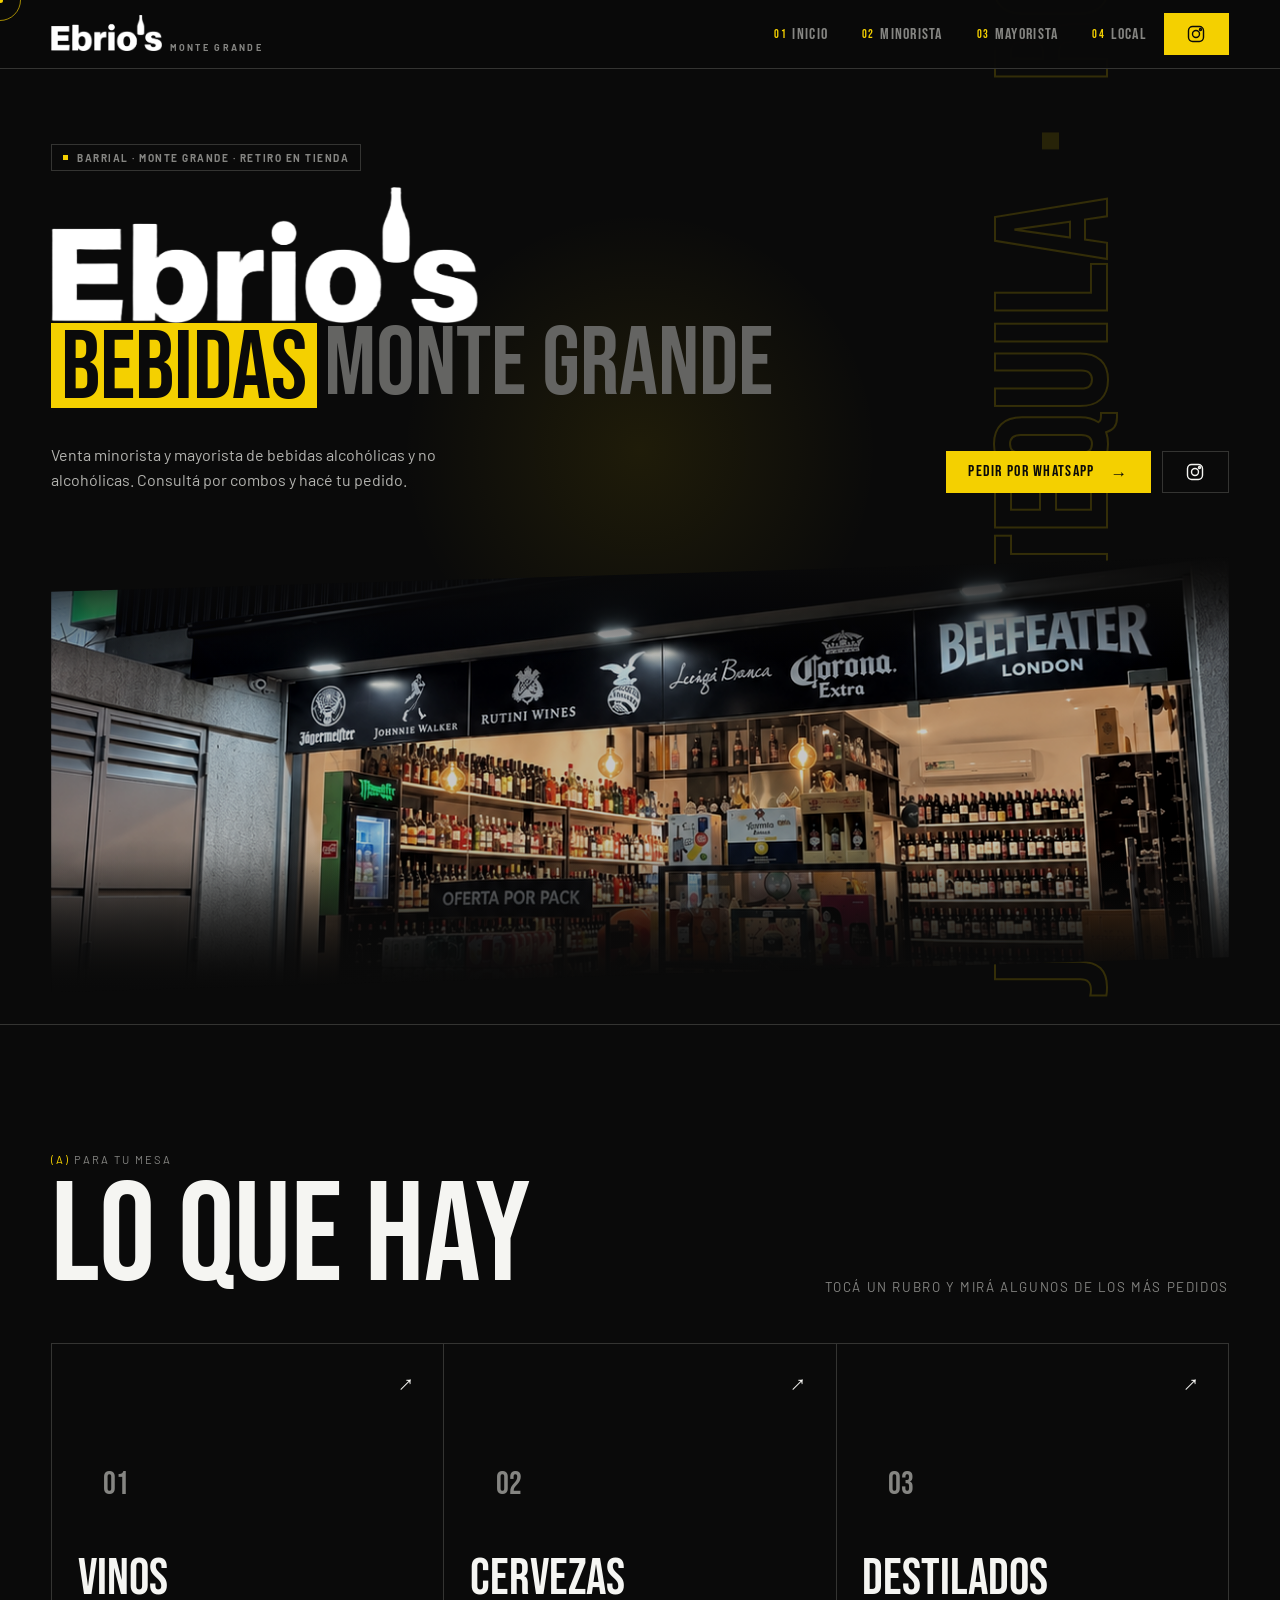
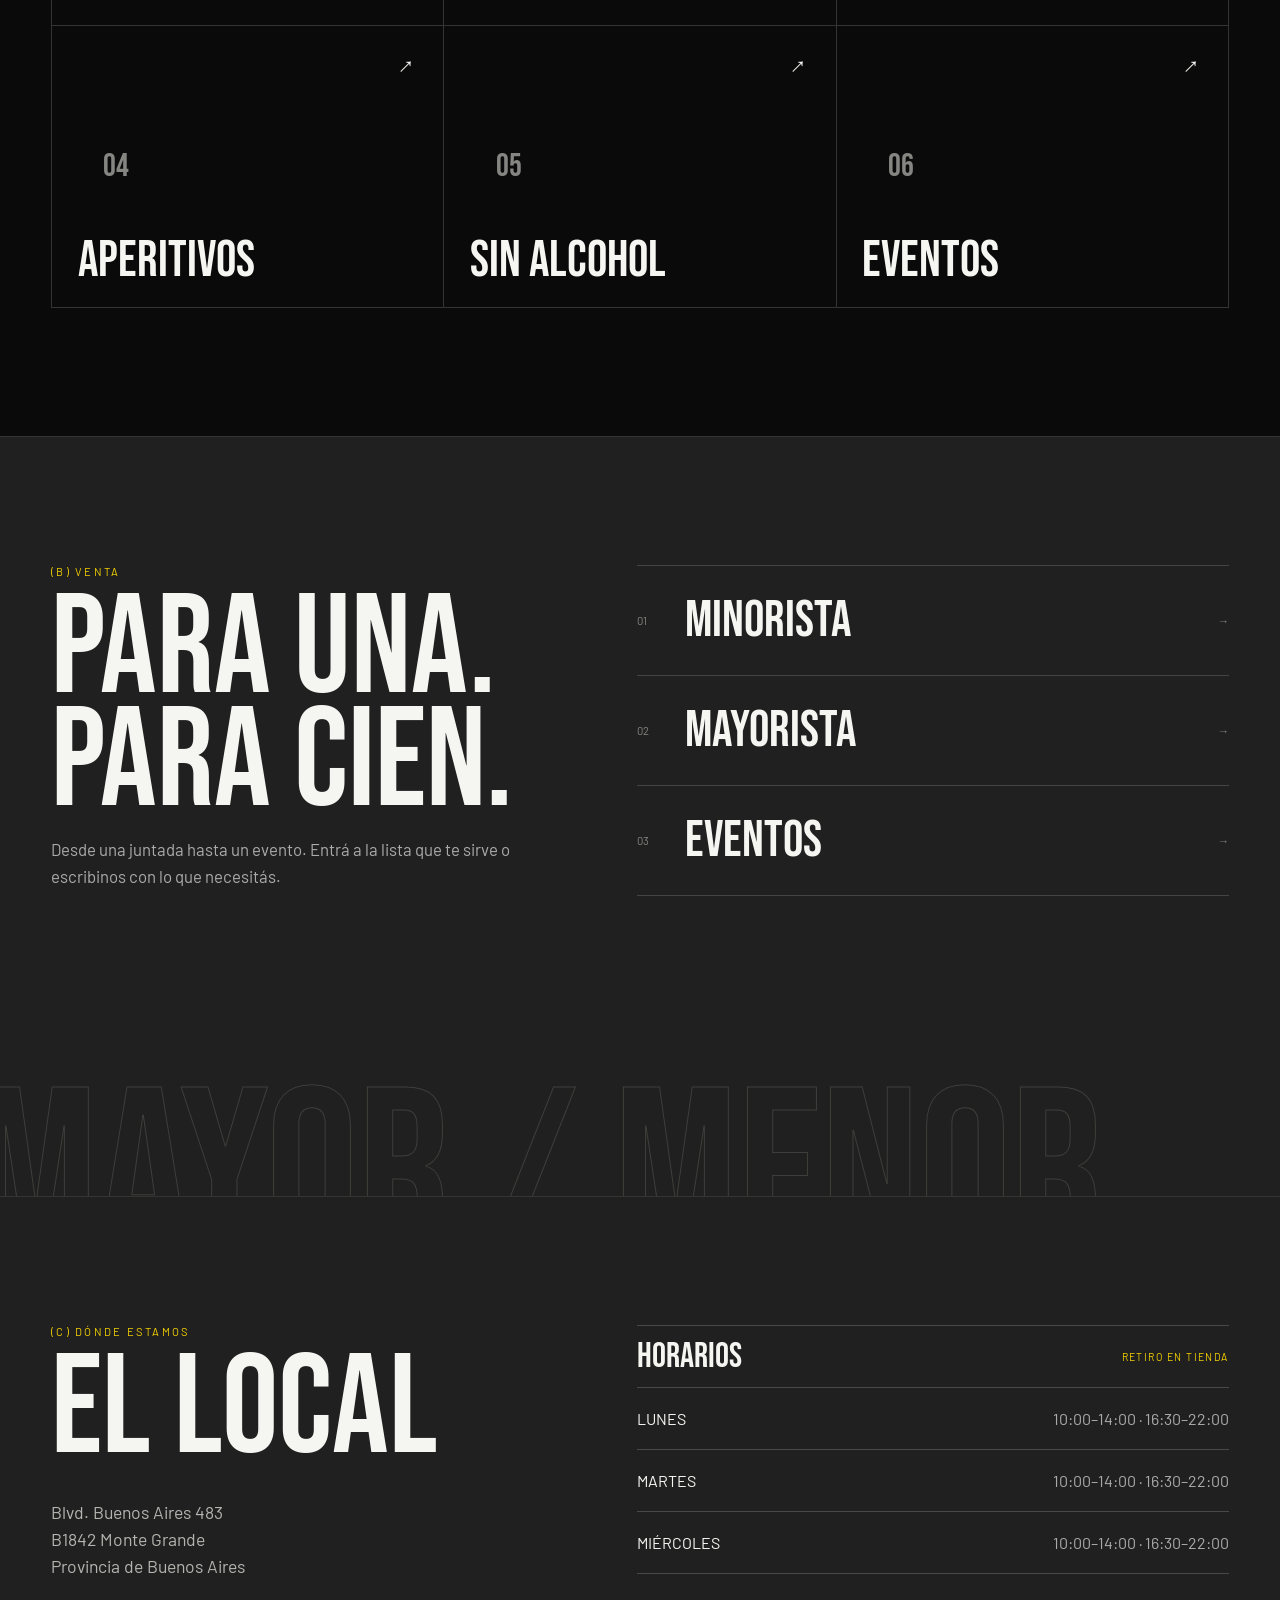
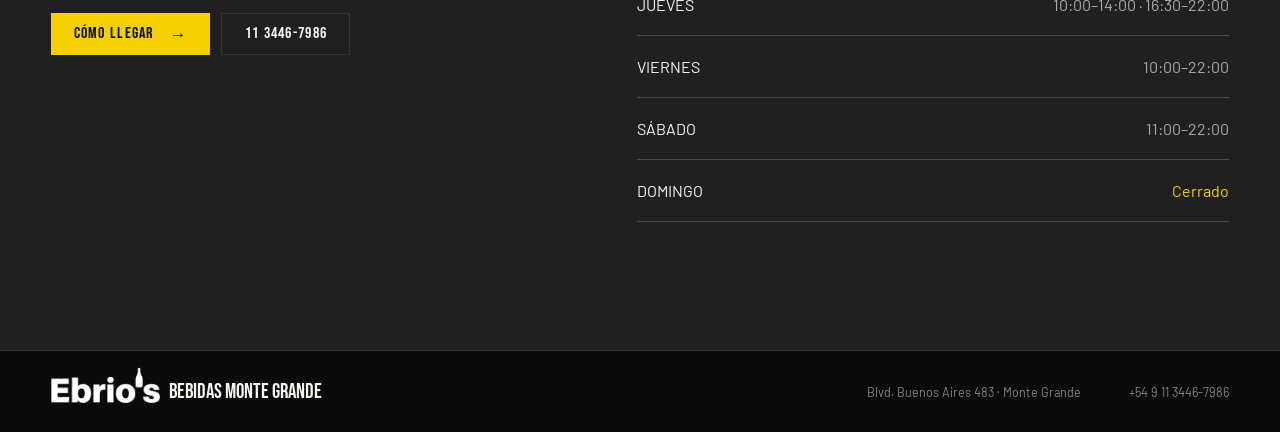
<file: index.html>
<!doctype html>
<html lang="es-AR">
  <head>
    <meta charset="utf-8">
    <meta name="viewport" content="width=device-width, initial-scale=1">
    <title>Ebrios Bebidas Monte Grande</title>
    <meta name="description" content="Venta minorista y mayorista de bebidas en Monte Grande. Pedidos, combos, eventos y retiro en tienda.">
    <meta name="author" content="Ebrios Bebidas">
    <meta property="og:title" content="Ebrios Bebidas Monte Grande">
    <meta property="og:description" content="Venta minorista y mayorista de bebidas en Monte Grande. Pedidos, combos, eventos y retiro en tienda.">
    <meta property="og:type" content="website">
    <meta name="twitter:card" content="summary_large_image">
    <link rel="icon" href="favicon.png" type="image/png">
    <link rel="preconnect" href="https://fonts.googleapis.com">
    <link rel="preconnect" href="https://fonts.gstatic.com" crossorigin>
    <link rel="stylesheet" href="https://fonts.googleapis.com/css2?family=Barlow:wght@400;500;600;700&family=Bebas+Neue&display=swap">
    <link rel="stylesheet" href="estilos.css">
  </head>
  <body class="inicio">
    <div class="page">
      <div class="progreso"></div>
      <div class="cursor-aro"></div>
      <div class="cursor-punto"></div>
      <header class="header">
        <a class="marca" href="index.html"><img class="logo" src="imagenes/logo-ebrios.png" alt="Ebrio's"><span>MONTE GRANDE</span></a>
        <nav class="nav" aria-label="Navegación principal">
          <a href="#inicio"><i>01</i> INICIO</a>
          <a href="minorista.html"><i>02</i> MINORISTA</a>
          <a href="mayorista.html"><i>03</i> MAYORISTA</a>
          <a href="local.html"><i>04</i> LOCAL</a>
        </nav>
        <a class="boton-instagram" href="https://www.instagram.com/ebriosbebidas/?hl=es" target="_blank" rel="noreferrer" aria-label="Instagram"><svg class="ig" viewBox="0 0 24 24" aria-hidden="true"><rect x="3" y="3" width="18" height="18" rx="5"/><circle cx="12" cy="12" r="4.2"/><circle cx="17.4" cy="6.6" r="1.2"/></svg></a>
        <button class="menu-toggle" type="button" aria-label="Abrir menú" aria-expanded="false">
          <span></span>
          <span></span>
        </button>
      </header>
      <aside class="menu-panel" aria-hidden="true">
        <nav>
          <a href="#inicio"><small>01</small>Inicio<span class="flecha" aria-hidden="true"></span></a>
          <a href="minorista.html"><small>02</small>Minorista<span class="flecha" aria-hidden="true"></span></a>
          <a href="mayorista.html"><small>03</small>Mayorista<span class="flecha" aria-hidden="true"></span></a>
          <a href="local.html"><small>04</small>Local<span class="flecha" aria-hidden="true"></span></a>
        </nav>
        <p>BLVD. BUENOS AIRES 483 · MONTE GRANDE</p>
      </aside>
      <main>
        <section id="inicio" class="hero">
          <div class="franja-diagonal">
            <div class="letrero-corriendo" aria-hidden="true">
              <span><b>VINOS</b><i>·</i><b>CERVEZAS</b><i>·</i><b>FERNET</b><i>·</i><b>WHISKY</b><i>·</i><b>VODKA</b><i>·</i><b>GASEOSAS</b><i>·</i><b>APERITIVOS</b><i>·</i><b>GIN</b><i>·</i><b>ESPUMANTES</b><i>·</i><b>LICORES</b><i>·</i><b>ENERGIZANTES</b><i>·</i><b>AGUAS</b><i>·</i><b>SIDRAS</b><i>·</i><b>RON</b><i>·</i><b>TEQUILA</b><i>·</i><b>JUGOS</b></span>
              <span><b>VINOS</b><i>·</i><b>CERVEZAS</b><i>·</i><b>FERNET</b><i>·</i><b>WHISKY</b><i>·</i><b>VODKA</b><i>·</i><b>GASEOSAS</b><i>·</i><b>APERITIVOS</b><i>·</i><b>GIN</b><i>·</i><b>ESPUMANTES</b><i>·</i><b>LICORES</b><i>·</i><b>ENERGIZANTES</b><i>·</i><b>AGUAS</b><i>·</i><b>SIDRAS</b><i>·</i><b>RON</b><i>·</i><b>TEQUILA</b><i>·</i><b>JUGOS</b></span>
            </div>
          </div>
          <p class="etiqueta">
            <span></span>
            BARRIAL · MONTE GRANDE · RETIRO EN TIENDA
          </p>
          <div class="title">
            <h1>
              <span class="nombre"><img class="logo" src="imagenes/logo-ebrios.png" alt="Ebrio's"></span>
              <span><b>BEBIDAS</b> <em>MONTE GRANDE</em></span>
            </h1>
          </div>
          <div class="intro">
            <p>Venta minorista y mayorista de bebidas alcohólicas y no alcohólicas. Consultá por combos y hacé tu pedido.</p>
            <div class="acciones">
              <a class="boton-principal" href="https://api.whatsapp.com/send?phone=541134467986&amp;text=Hola%20Ebrios!%20Quiero%20mas%20informacion%20de%20precios%20minoristas%20para%20hacer%20un%20pedido." target="_blank" rel="noreferrer">PEDIR POR WHATSAPP <span class="flecha" aria-hidden="true"></span></a>
              <a class="boton-secundario" href="https://www.instagram.com/ebriosbebidas/?hl=es" target="_blank" rel="noreferrer" aria-label="Instagram"><svg class="ig" viewBox="0 0 24 24" aria-hidden="true"><rect x="3" y="3" width="18" height="18" rx="5"/><circle cx="12" cy="12" r="4.2"/><circle cx="17.4" cy="6.6" r="1.2"/></svg></a>
            </div>
          </div>
          <div class="bloque-imagen" data-ver>
            <img src="imagenes/local-ebrios-2.png" alt="Frente del local Ebrios Bebidas en Monte Grande" width="1213" height="1297">
            <div class="persiana" aria-hidden="true">
              <span></span>
              <span></span>
              <span></span>
              <span></span>
              <span></span>
              <span></span>
              <span></span>
              <span></span>
              <span></span>
              <span></span>
              <span></span>
              <span></span>
              <span></span>
              <span></span>
            </div>
            <p>
              MONTE GRANDE
              <b>·</b>
              34°48′S
            </p>
          </div>
        </section>
        <section id="rubros" class="categorias-bebidas">
          <div class="section" data-ver>
            <p>
              <span>(A)</span>
              PARA TU MESA
            </p>
            <h2>LO QUE HAY</h2>
            <small>Tocá un rubro y mirá algunos de los más pedidos</small>
          </div>
          <div class="categorias">
            <div class="categoria visible">
              <button type="button" aria-expanded="false">
                <span>01</span>
                <h3>Vinos</h3>
                <span class="flecha" aria-hidden="true"></span>
              </button>
              <div class="preview-categoria" hidden>
                <div class="tarjeta-preview">
                  <figure>
                    <img src="imagenes/productos/benjamin-malbec.png" alt="Vino Benjamin Malbec 750cc" loading="lazy">
                    <figcaption>Vino Benjamin Malbec 750cc</figcaption>
                  </figure>
                  <figure>
                    <img src="imagenes/productos/luigi-bosca.png" alt="Vino Luigi Bosca Malbec 750cc" loading="lazy">
                    <figcaption>Vino Luigi Bosca Malbec 750cc</figcaption>
                  </figure>
                  <figure>
                    <img src="imagenes/productos/rutini-cab-malbec.png" alt="Vino Rutini Cabernet Malbec 750cc" loading="lazy">
                    <figcaption>Vino Rutini Cabernet Malbec 750cc</figcaption>
                  </figure>
                </div>
                <a href="minorista.html">Ver más de esto <span class="flecha" aria-hidden="true"></span></a>
              </div>
            </div>
            <div class="categoria visible">
              <button type="button" aria-expanded="false">
                <span>02</span>
                <h3>Cervezas</h3>
                <span class="flecha" aria-hidden="true"></span>
              </button>
              <div class="preview-categoria" hidden>
                <div class="tarjeta-preview">
                  <figure>
                    <img src="imagenes/productos/heineken.png" alt="Cerveza Heineken Porrón 330cc" loading="lazy">
                    <figcaption>Cerveza Heineken Porrón 330cc</figcaption>
                  </figure>
                  <figure>
                    <img src="imagenes/productos/brahma.png" alt="Cerveza Brahma Lata 473cc" loading="lazy">
                    <figcaption>Cerveza Brahma Lata 473cc</figcaption>
                  </figure>
                  <figure>
                    <img src="imagenes/productos/andes.png" alt="Cerveza Andes Rubia 473cc" loading="lazy">
                    <figcaption>Cerveza Andes Rubia 473cc</figcaption>
                  </figure>
                </div>
                <a href="minorista.html">Ver más de esto <span class="flecha" aria-hidden="true"></span></a>
              </div>
            </div>
            <div class="categoria visible">
              <button type="button" aria-expanded="false">
                <span>03</span>
                <h3>Destilados</h3>
                <span class="flecha" aria-hidden="true"></span>
              </button>
              <div class="preview-categoria" hidden>
                <div class="tarjeta-preview">
                  <figure>
                    <img src="imagenes/productos/smirnoff.png" alt="Vodka Smirnoff 21 Regular 700cc" loading="lazy">
                    <figcaption>Vodka Smirnoff 21 Regular 700cc</figcaption>
                  </figure>
                  <figure>
                    <img src="imagenes/productos/smirnoff-rasp.png" alt="Vodka Smirnoff Raspberry 700cc" loading="lazy">
                    <figcaption>Vodka Smirnoff Raspberry 700cc</figcaption>
                  </figure>
                  <figure>
                    <img src="imagenes/productos/jack-honey.png" alt="Whisky Jack Daniel's Honey 700cc" loading="lazy">
                    <figcaption>Whisky Jack Daniel's Honey 700cc</figcaption>
                  </figure>
                </div>
                <a href="minorista.html">Ver más de esto <span class="flecha" aria-hidden="true"></span></a>
              </div>
            </div>
            <div class="categoria visible">
              <button type="button" aria-expanded="false">
                <span>04</span>
                <h3>Aperitivos</h3>
                <span class="flecha" aria-hidden="true"></span>
              </button>
              <div class="preview-categoria" hidden>
                <div class="tarjeta-preview">
                  <figure>
                    <img src="imagenes/productos/gancia.png" alt="Aperitivo Gancia 950cc" loading="lazy">
                    <figcaption>Aperitivo Gancia 950cc</figcaption>
                  </figure>
                  <figure>
                    <img src="imagenes/productos/cinzano-bianco.png" alt="Aperitivo Cinzano Bianco 950cc" loading="lazy">
                    <figcaption>Aperitivo Cinzano Bianco 950cc</figcaption>
                  </figure>
                  <figure>
                    <img src="imagenes/productos/martini-dry.png" alt="Aperitivo Martini Extra Dry 1000cc" loading="lazy">
                    <figcaption>Aperitivo Martini Extra Dry 1000cc</figcaption>
                  </figure>
                </div>
                <a href="minorista.html">Ver más de esto <span class="flecha" aria-hidden="true"></span></a>
              </div>
            </div>
            <div class="categoria visible">
              <button type="button" aria-expanded="false">
                <span>05</span>
                <h3>Sin alcohol</h3>
                <span class="flecha" aria-hidden="true"></span>
              </button>
              <div class="preview-categoria" hidden>
                <div class="tarjeta-preview">
                  <figure>
                    <img src="imagenes/productos/stella.png" alt="Cerveza Stella Artois 0% 473cc" loading="lazy">
                    <figcaption>Cerveza Stella Artois 0% 473cc</figcaption>
                  </figure>
                  <figure>
                    <img src="imagenes/productos/corona-sin.png" alt="Cerveza Corona Sin Alcohol 330cc" loading="lazy">
                    <figcaption>Cerveza Corona Sin Alcohol 330cc</figcaption>
                  </figure>
                  <figure>
                    <img src="imagenes/productos/quilmes0.png" alt="Cerveza Quilmes 0% Lata 473cc" loading="lazy">
                    <figcaption>Cerveza Quilmes 0% Lata 473cc</figcaption>
                  </figure>
                </div>
                <a href="minorista.html">Ver más de esto <span class="flecha" aria-hidden="true"></span></a>
              </div>
            </div>
            <div class="categoria visible">
              <button type="button" aria-expanded="false">
                <span>06</span>
                <h3>Eventos</h3>
                <span class="flecha" aria-hidden="true"></span>
              </button>
              <div class="preview-categoria" hidden>
                <div class="tarjeta-preview">
                  <figure>
                    <img src="imagenes/productos/moet.png" alt="Champagne Moët & Chandon Brut Impérial 750cc" loading="lazy">
                    <figcaption>Champagne Moët & Chandon Brut Impérial 750cc</figcaption>
                  </figure>
                </div>
                <a href="minorista.html">Ver más de esto <span class="flecha" aria-hidden="true"></span></a>
              </div>
            </div>
          </div>
        </section>
        <section id="venta" class="bloque-venta">
          <div class="titulo-gigante" aria-hidden="true">MAYOR / MENOR</div>
          <div class="bloque-venta-interno" data-ver>
            <div>
              <p class="overline">(B) VENTA</p>
              <h2>
                PARA UNA.
                <br>
                PARA CIEN.
              </h2>
              <p>Desde una juntada hasta un evento. Entrá a la lista que te sirve o escribinos con lo que necesitás.</p>
            </div>
            <div class="opciones">
              <a href="minorista.html"><span>01</span><b>MINORISTA</b><span class="flecha" aria-hidden="true"></span></a>
              <a href="mayorista.html"><span>02</span><b>MAYORISTA</b><span class="flecha" aria-hidden="true"></span></a>
              <a href="https://api.whatsapp.com/send?phone=541134467986&amp;text=Hola%20Ebrios!%20Quiero%20mas%20informacion%20de%20precios%20minoristas%20para%20hacer%20un%20pedido." target="_blank" rel="noreferrer"><span>03</span><b>EVENTOS</b><span class="flecha" aria-hidden="true"></span></a>
            </div>
          </div>
        </section>
        <section id="local" class="local">
          <div class="bloque-ubicacion" data-ver>
            <p class="overline">(C) DÓNDE ESTAMOS</p>
            <h2>EL LOCAL</h2>
            <address>
              Blvd. Buenos Aires 483
              <br>
              B1842 Monte Grande
              <br>
              Provincia de Buenos Aires
            </address>
            <div class="acciones">
              <a class="boton-principal" href="https://maps.google.com/?q=Blvd+Buenos+Aires+483+Monte+Grande" target="_blank" rel="noreferrer">CÓMO LLEGAR <span class="flecha" aria-hidden="true"></span></a>
              <a class="boton-secundario" href="tel:+5491134467986">11 3446-7986</a>
            </div>
          </div>
          <div class="horarios" data-ver>
            <div class="horario-encabezado">
              <h3>HORARIOS</h3>
              <span>RETIRO EN TIENDA</span>
            </div>
            <div>
              <span>Lunes</span>
              <time>10:00–14:00 · 16:30–22:00</time>
            </div>
            <div>
              <span>Martes</span>
              <time>10:00–14:00 · 16:30–22:00</time>
            </div>
            <div>
              <span>Miércoles</span>
              <time>10:00–14:00 · 16:30–22:00</time>
            </div>
            <div>
              <span>Jueves</span>
              <time>10:00–14:00 · 16:30–22:00</time>
            </div>
            <div>
              <span>Viernes</span>
              <time>10:00–22:00</time>
            </div>
            <div>
              <span>Sábado</span>
              <time>11:00–22:00</time>
            </div>
            <div class="cerrado">
              <span>Domingo</span>
              <time>Cerrado</time>
            </div>
          </div>
        </section>
      </main>
      <footer>
        <strong><img class="logo" src="imagenes/logo-ebrios.png" alt="Ebrio's"><span>BEBIDAS MONTE GRANDE</span></strong>
        <address>Blvd. Buenos Aires 483 · Monte Grande</address>
        <a href="tel:+5491134467986">+54 9 11 3446-7986</a>
      </footer>
    </div>
    <script src="guion.js"></script>
  </body>
</html>
</file>
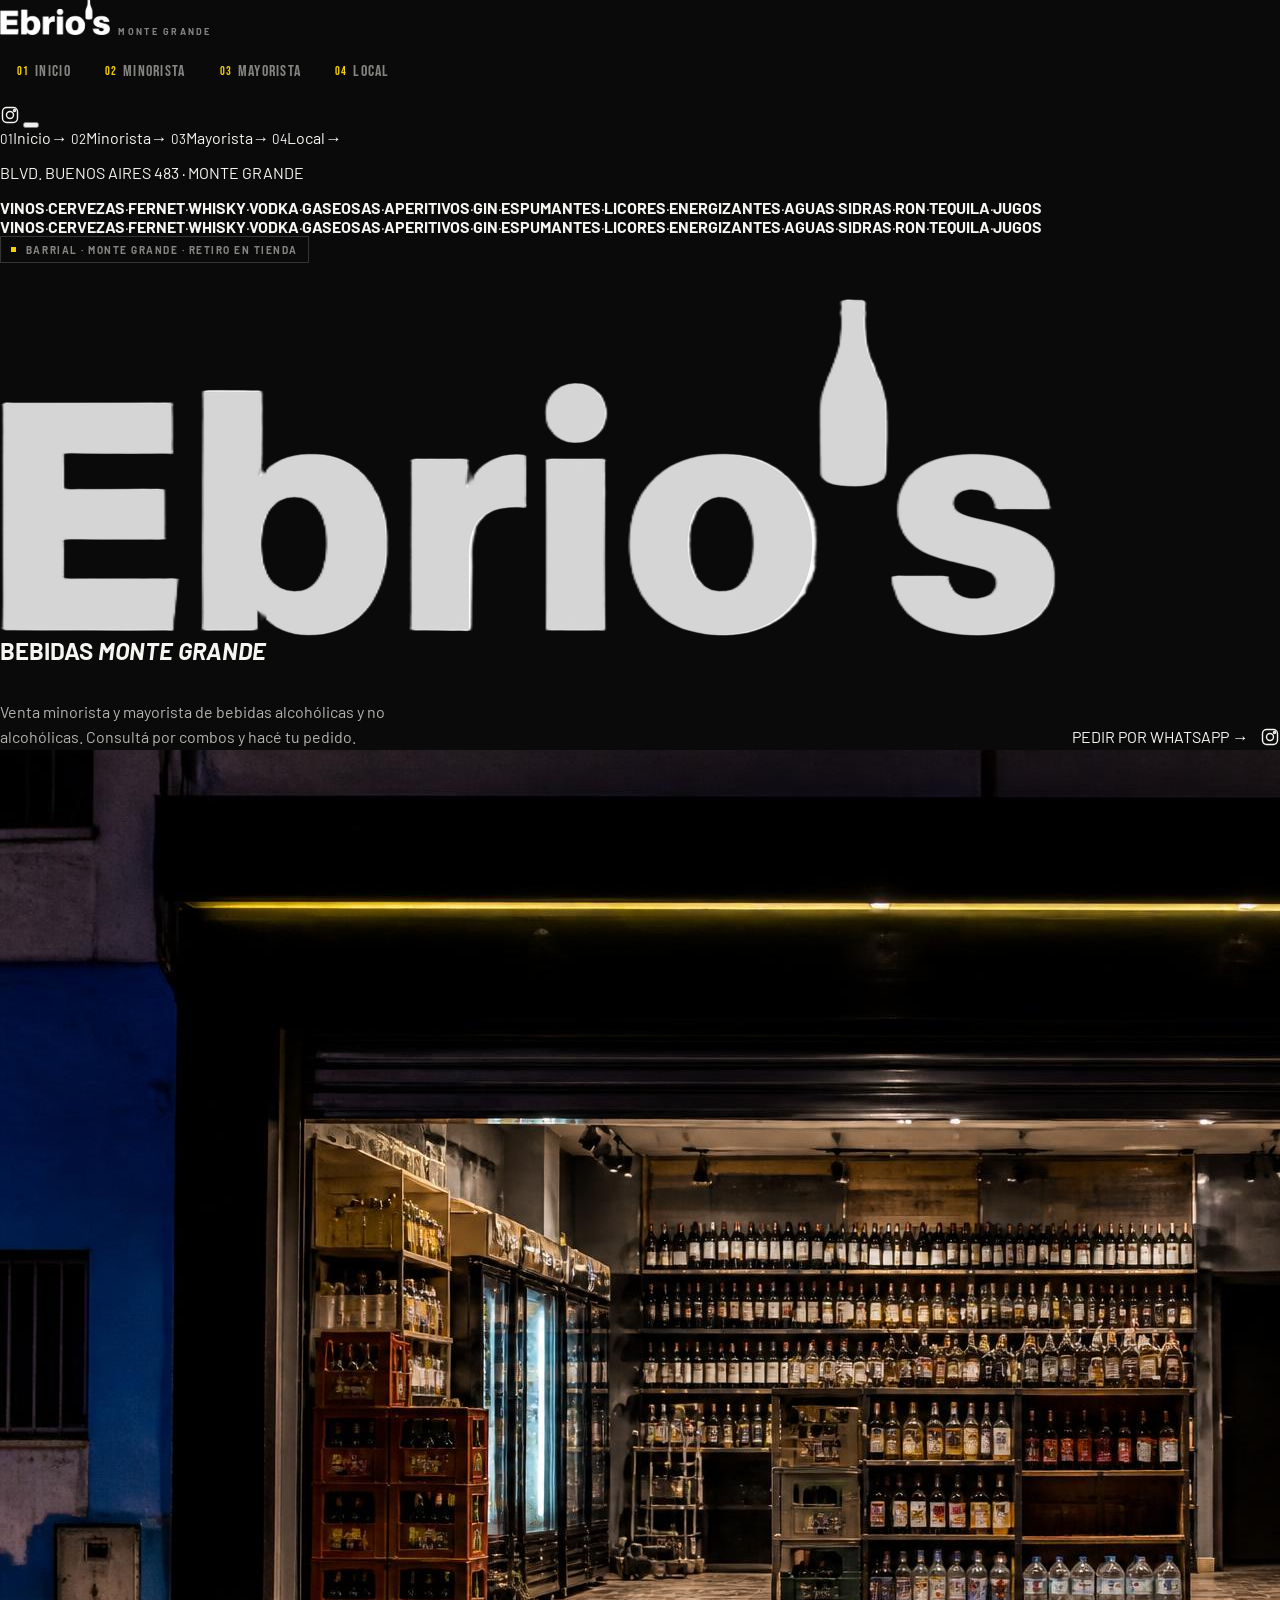
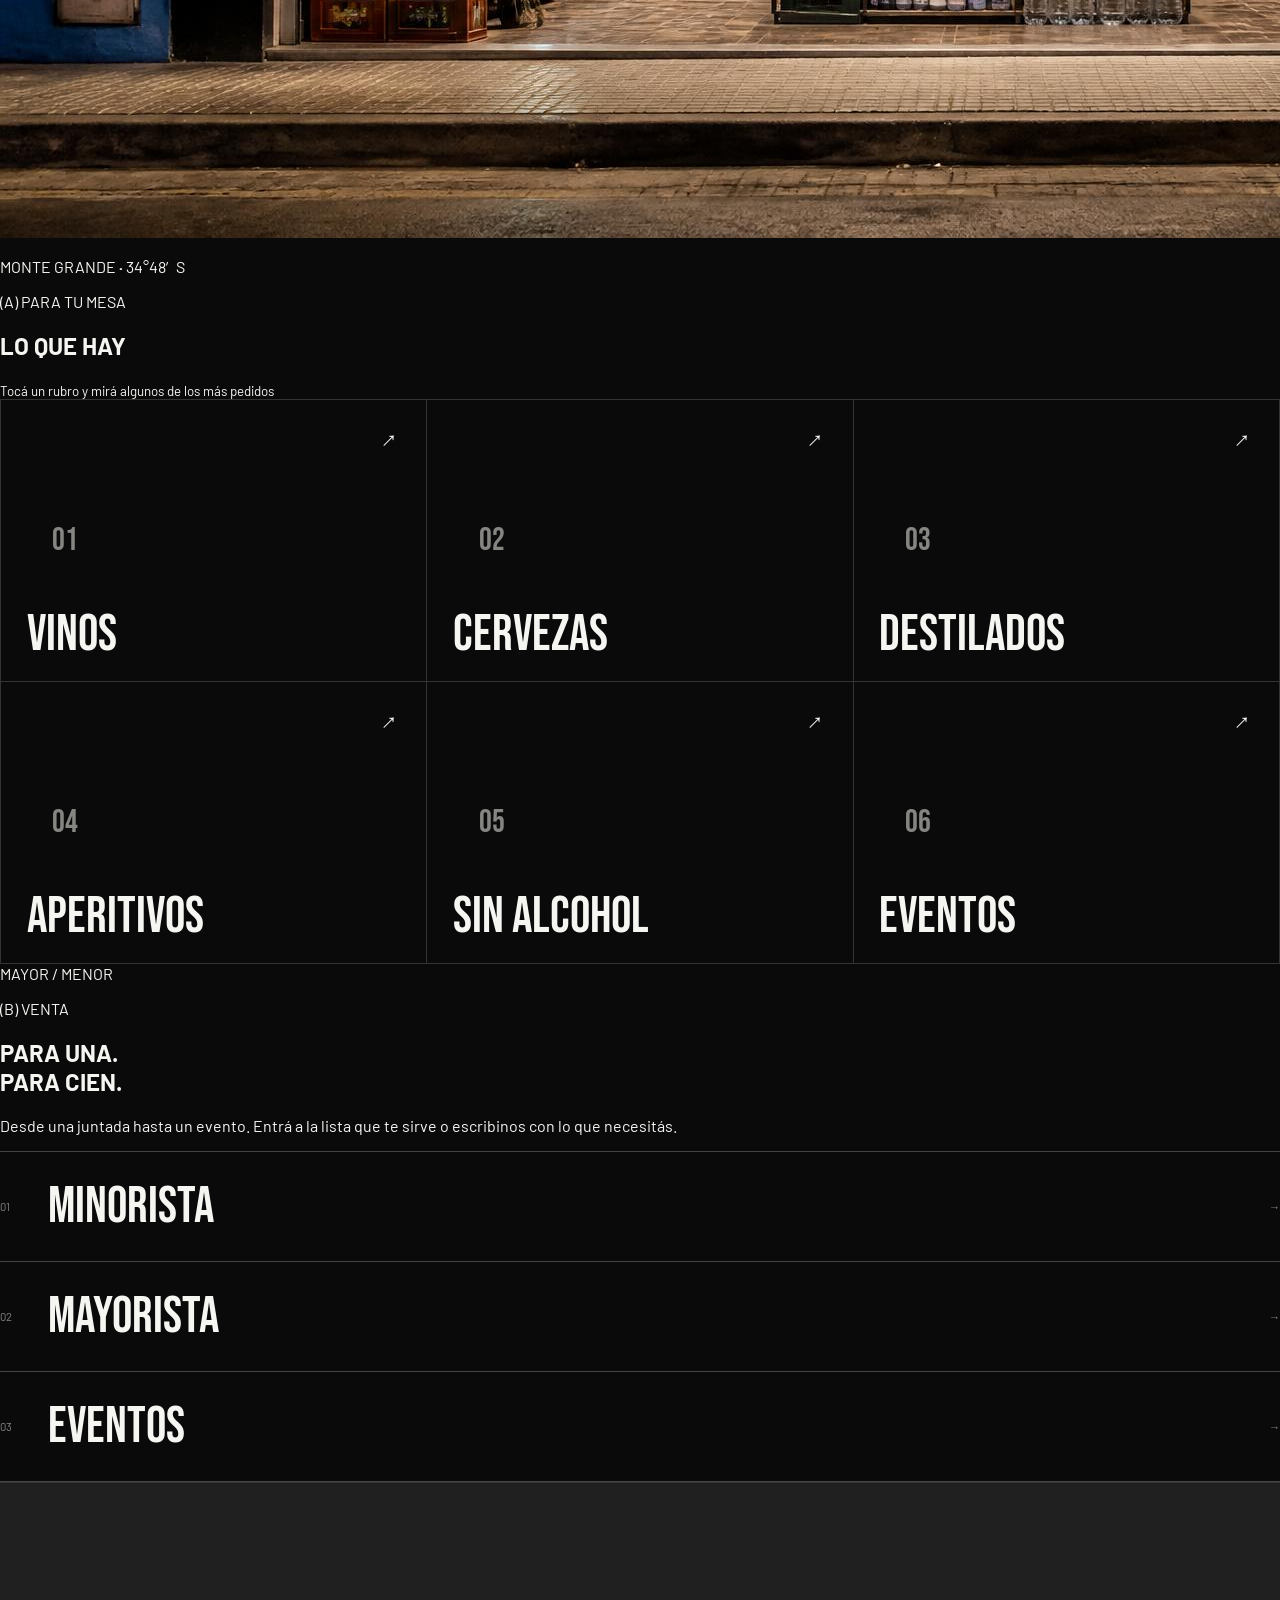
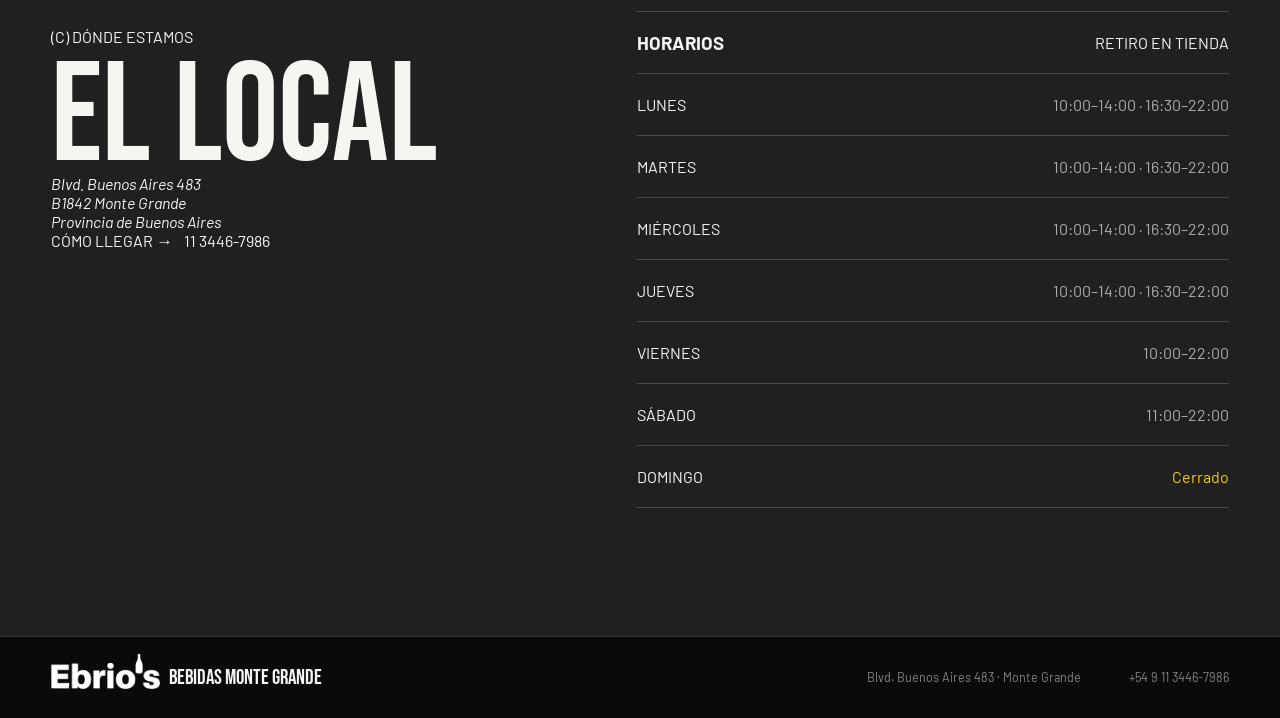
<file: inicio.html>
<!doctype html>
<html lang="es-AR">

<head>
  <meta charset="utf-8">
  <meta name="viewport" content="width=device-width, initial-scale=1">
  <title>Ebrios Bebidas Monte Grande</title>
  <meta name="description"
    content="Venta minorista y mayorista de bebidas en Monte Grande. Pedidos, combos, eventos y retiro en tienda.">
  <meta name="author" content="Ebrios Bebidas">
  <meta property="og:title" content="Ebrios Bebidas Monte Grande">
  <meta property="og:description"
    content="Venta minorista y mayorista de bebidas en Monte Grande. Pedidos, combos, eventos y retiro en tienda.">
  <meta property="og:type" content="website">
  <meta name="twitter:card" content="summary_large_image">
  <link rel="icon" href="favicon.png" type="image/png">
  <link rel="preconnect" href="https://fonts.googleapis.com">
  <link rel="preconnect" href="https://fonts.gstatic.com" crossorigin>
  <link rel="stylesheet"
    href="https://fonts.googleapis.com/css2?family=Barlow:wght@400;500;600;700&family=Bebas+Neue&display=swap">
  <link rel="stylesheet" href="estilos.css">
</head>

<body>
  <div class="sitio">
    <div class="progreso"></div>
    <div class="aro"></div>
    <div class="punto"></div>
    <header class="cabeza">
      <a class="marca" href="inicio.html"><img class="logo" src="imagenes/logo-ebrios.png" alt="Ebrio's"><span>MONTE
          GRANDE</span></a>
      <nav class="nav" aria-label="Navegación principal">
        <a href="#inicio"><i>01</i> INICIO</a>
        <a href="minorista.html"><i>02</i> MINORISTA</a>
        <a href="mayorista.html"><i>03</i> MAYORISTA</a>
        <a href="local.html"><i>04</i> LOCAL</a>
      </nav>
      <a class="llamar" href="https://www.instagram.com/ebriosbebidas/?hl=es" target="_blank" rel="noreferrer"
        aria-label="Instagram"><svg class="ig" viewBox="0 0 24 24" aria-hidden="true">
          <rect x="3" y="3" width="18" height="18" rx="5" />
          <circle cx="12" cy="12" r="4.2" />
          <circle cx="17.4" cy="6.6" r="1.2" />
        </svg></a>
      <button class="menu" type="button" aria-label="Abrir menú" aria-expanded="false">
        <span></span>
        <span></span>
      </button>
    </header>
    <aside class="panel" aria-hidden="true">
      <nav>
        <a href="#inicio"><small>01</small>Inicio<span class="flecha" aria-hidden="true"></span></a>
        <a href="minorista.html"><small>02</small>Minorista<span class="flecha" aria-hidden="true"></span></a>
        <a href="mayorista.html"><small>03</small>Mayorista<span class="flecha" aria-hidden="true"></span></a>
        <a href="local.html"><small>04</small>Local<span class="flecha" aria-hidden="true"></span></a>
      </nav>
      <p>BLVD. BUENOS AIRES 483 · MONTE GRANDE</p>
    </aside>
    <main>
      <section id="inicio" class="portada">
        <div class="haz">
          <div class="cinta" aria-hidden="true">
            <span><b>VINOS</b><i>·</i><b>CERVEZAS</b><i>·</i><b>FERNET</b><i>·</i><b>WHISKY</b><i>·</i><b>VODKA</b><i>·</i><b>GASEOSAS</b><i>·</i><b>APERITIVOS</b><i>·</i><b>GIN</b><i>·</i><b>ESPUMANTES</b><i>·</i><b>LICORES</b><i>·</i><b>ENERGIZANTES</b><i>·</i><b>AGUAS</b><i>·</i><b>SIDRAS</b><i>·</i><b>RON</b><i>·</i><b>TEQUILA</b><i>·</i><b>JUGOS</b></span>
            <span><b>VINOS</b><i>·</i><b>CERVEZAS</b><i>·</i><b>FERNET</b><i>·</i><b>WHISKY</b><i>·</i><b>VODKA</b><i>·</i><b>GASEOSAS</b><i>·</i><b>APERITIVOS</b><i>·</i><b>GIN</b><i>·</i><b>ESPUMANTES</b><i>·</i><b>LICORES</b><i>·</i><b>ENERGIZANTES</b><i>·</i><b>AGUAS</b><i>·</i><b>SIDRAS</b><i>·</i><b>RON</b><i>·</i><b>TEQUILA</b><i>·</i><b>JUGOS</b></span>
          </div>
        </div>
        <p class="etiqueta">
          <span></span>
          BARRIAL · MONTE GRANDE · RETIRO EN TIENDA
        </p>
        <div class="titulo">
          <h1>
            <span class="nombre"><img class="logo" src="imagenes/logo-ebrios.png" alt="Ebrio's"></span>
            <span><b>BEBIDAS</b> <em>MONTE GRANDE</em></span>
          </h1>
        </div>
        <div class="intro">
          <p>Venta minorista y mayorista de bebidas alcohólicas y no alcohólicas. Consultá por combos y hacé tu pedido.
          </p>
          <div class="acciones">
            <a class="accion"
              href="https://api.whatsapp.com/send?phone=541134467986&amp;text=Hola%20Ebrios!%20Quiero%20mas%20informacion%20de%20precios%20minoristas%20para%20hacer%20un%20pedido."
              target="_blank" rel="noreferrer">PEDIR POR WHATSAPP <span class="flecha" aria-hidden="true"></span></a>
            <a class="borde" href="https://www.instagram.com/ebriosbebidas/?hl=es" target="_blank" rel="noreferrer"
              aria-label="Instagram"><svg class="ig" viewBox="0 0 24 24" aria-hidden="true">
                <rect x="3" y="3" width="18" height="18" rx="5" />
                <circle cx="12" cy="12" r="4.2" />
                <circle cx="17.4" cy="6.6" r="1.2" />
              </svg></a>
          </div>
        </div>
        <div class="escena" data-ver>
          <img src="imagenes/local-ebrios.jpg" alt="Local de bebidas abierto de noche" width="1920" height="1088">
          <div class="persiana" aria-hidden="true">
          </div>
          <p>
            MONTE GRANDE
            <b>·</b>
            34°48′S
          </p>
        </div>
      </section>
      <section id="rubros" class="universo">
        <div class="seccion" data-ver>
          <p>
            <span>(A)</span>
            PARA TU MESA
          </p>
          <h2>LO QUE HAY</h2>
          <small>Tocá un rubro y mirá algunos de los más pedidos</small>
        </div>
        <div class="categorias">
          <div class="categoria visible">
            <button type="button" aria-expanded="false">
              <span>01</span>
              <h3>Vinos</h3>
              <span class="flecha" aria-hidden="true"></span>
            </button>
            <div class="vistazo" hidden>
              <div class="mini">
                <figure>
                  <img src="imagenes/productos/benjamin-malbec.png" alt="Vino Benjamin Malbec 750cc" loading="lazy">
                  <figcaption>Vino Benjamin Malbec 750cc</figcaption>
                </figure>
                <figure>
                  <img src="imagenes/productos/luigi-bosca.png" alt="Vino Luigi Bosca Malbec 750cc" loading="lazy">
                  <figcaption>Vino Luigi Bosca Malbec 750cc</figcaption>
                </figure>
                <figure>
                  <img src="imagenes/productos/rutini-cab-malbec.png" alt="Vino Rutini Cabernet Malbec 750cc"
                    loading="lazy">
                  <figcaption>Vino Rutini Cabernet Malbec 750cc</figcaption>
                </figure>
              </div>
              <a href="minorista.html">Ver más de esto <span class="flecha" aria-hidden="true"></span></a>
            </div>
          </div>
          <div class="categoria visible">
            <button type="button" aria-expanded="false">
              <span>02</span>
              <h3>Cervezas</h3>
              <span class="flecha" aria-hidden="true"></span>
            </button>
            <div class="vistazo" hidden>
              <div class="mini">
                <figure>
                  <img src="imagenes/productos/heineken.png" alt="Cerveza Heineken Porrón 330cc" loading="lazy">
                  <figcaption>Cerveza Heineken Porrón 330cc</figcaption>
                </figure>
                <figure>
                  <img src="imagenes/productos/brahma.png" alt="Cerveza Brahma Lata 473cc" loading="lazy">
                  <figcaption>Cerveza Brahma Lata 473cc</figcaption>
                </figure>
                <figure>
                  <img src="imagenes/productos/andes.png" alt="Cerveza Andes Rubia 473cc" loading="lazy">
                  <figcaption>Cerveza Andes Rubia 473cc</figcaption>
                </figure>
              </div>
              <a href="minorista.html">Ver más de esto <span class="flecha" aria-hidden="true"></span></a>
            </div>
          </div>
          <div class="categoria visible">
            <button type="button" aria-expanded="false">
              <span>03</span>
              <h3>Destilados</h3>
              <span class="flecha" aria-hidden="true"></span>
            </button>
            <div class="vistazo" hidden>
              <div class="mini">
                <figure>
                  <img src="imagenes/productos/smirnoff.png" alt="Vodka Smirnoff 21 Regular 700cc" loading="lazy">
                  <figcaption>Vodka Smirnoff 21 Regular 700cc</figcaption>
                </figure>
                <figure>
                  <img src="imagenes/productos/smirnoff-rasp.png" alt="Vodka Smirnoff Raspberry 700cc" loading="lazy">
                  <figcaption>Vodka Smirnoff Raspberry 700cc</figcaption>
                </figure>
                <figure>
                  <img src="imagenes/productos/jack-honey.png" alt="Whisky Jack Daniel's Honey 700cc" loading="lazy">
                  <figcaption>Whisky Jack Daniel's Honey 700cc</figcaption>
                </figure>
              </div>
              <a href="minorista.html">Ver más de esto <span class="flecha" aria-hidden="true"></span></a>
            </div>
          </div>
          <div class="categoria visible">
            <button type="button" aria-expanded="false">
              <span>04</span>
              <h3>Aperitivos</h3>
              <span class="flecha" aria-hidden="true"></span>
            </button>
            <div class="vistazo" hidden>
              <div class="mini">
                <figure>
                  <img src="imagenes/productos/gancia.png" alt="Aperitivo Gancia 950cc" loading="lazy">
                  <figcaption>Aperitivo Gancia 950cc</figcaption>
                </figure>
                <figure>
                  <img src="imagenes/productos/cinzano-bianco.png" alt="Aperitivo Cinzano Bianco 950cc" loading="lazy">
                  <figcaption>Aperitivo Cinzano Bianco 950cc</figcaption>
                </figure>
                <figure>
                  <img src="imagenes/productos/martini-dry.png" alt="Aperitivo Martini Extra Dry 1000cc" loading="lazy">
                  <figcaption>Aperitivo Martini Extra Dry 1000cc</figcaption>
                </figure>
              </div>
              <a href="minorista.html">Ver más de esto <span class="flecha" aria-hidden="true"></span></a>
            </div>
          </div>
          <div class="categoria visible">
            <button type="button" aria-expanded="false">
              <span>05</span>
              <h3>Sin alcohol</h3>
              <span class="flecha" aria-hidden="true"></span>
            </button>
            <div class="vistazo" hidden>
              <div class="mini">
                <figure>
                  <img src="imagenes/productos/stella.png" alt="Cerveza Stella Artois 0% 473cc" loading="lazy">
                  <figcaption>Cerveza Stella Artois 0% 473cc</figcaption>
                </figure>
                <figure>
                  <img src="imagenes/productos/corona-sin.png" alt="Cerveza Corona Sin Alcohol 330cc" loading="lazy">
                  <figcaption>Cerveza Corona Sin Alcohol 330cc</figcaption>
                </figure>
                <figure>
                  <img src="imagenes/productos/quilmes0.png" alt="Cerveza Quilmes 0% Lata 473cc" loading="lazy">
                  <figcaption>Cerveza Quilmes 0% Lata 473cc</figcaption>
                </figure>
              </div>
              <a href="minorista.html">Ver más de esto <span class="flecha" aria-hidden="true"></span></a>
            </div>
          </div>
          <div class="categoria visible">
            <button type="button" aria-expanded="false">
              <span>06</span>
              <h3>Eventos</h3>
              <span class="flecha" aria-hidden="true"></span>
            </button>
            <div class="vistazo" hidden>
              <div class="mini">
                <figure>
                  <img src="imagenes/productos/moet.png" alt="Champagne Moët & Chandon Brut Impérial 750cc"
                    loading="lazy">
                  <figcaption>Champagne Moët & Chandon Brut Impérial 750cc</figcaption>
                </figure>
              </div>
              <a href="minorista.html">Ver más de esto <span class="flecha" aria-hidden="true"></span></a>
            </div>
          </div>
        </div>
      </section>
      <section id="venta" class="venta">
        <div class="enorme" aria-hidden="true">MAYOR / MENOR</div>
        <div class="venta-int" data-ver>
          <div>
            <p class="sobre">(B) VENTA</p>
            <h2>
              PARA UNA.
              <br>
              PARA CIEN.
            </h2>
            <p>Desde una juntada hasta un evento. Entrá a la lista que te sirve o escribinos con lo que necesitás.</p>
          </div>
          <div class="opciones">
            <a href="minorista.html"><span>01</span><b>MINORISTA</b><span class="flecha" aria-hidden="true"></span></a>
            <a href="mayorista.html"><span>02</span><b>MAYORISTA</b><span class="flecha" aria-hidden="true"></span></a>
            <a href="https://api.whatsapp.com/send?phone=541134467986&amp;text=Hola%20Ebrios!%20Quiero%20mas%20informacion%20de%20precios%20minoristas%20para%20hacer%20un%20pedido."
              target="_blank" rel="noreferrer"><span>03</span><b>EVENTOS</b><span class="flecha"
                aria-hidden="true"></span></a>
          </div>
        </div>
      </section>
      <section id="local" class="local">
        <div class="datos" data-ver>
          <p class="sobre">(C) DÓNDE ESTAMOS</p>
          <h2>EL LOCAL</h2>
          <address>
            Blvd. Buenos Aires 483
            <br>
            B1842 Monte Grande
            <br>
            Provincia de Buenos Aires
          </address>
          <div class="acciones">
            <a class="accion" href="https://maps.google.com/?q=Blvd+Buenos+Aires+483+Monte+Grande" target="_blank"
              rel="noreferrer">CÓMO LLEGAR <span class="flecha" aria-hidden="true"></span></a>
            <a class="borde" href="tel:+5491134467986">11 3446-7986</a>
          </div>
        </div>
        <div class="horarios" data-ver>
          <div class="hora-top">
            <h3>HORARIOS</h3>
            <span>RETIRO EN TIENDA</span>
          </div>
          <div>
            <span>Lunes</span>
            <time>10:00–14:00 · 16:30–22:00</time>
          </div>
          <div>
            <span>Martes</span>
            <time>10:00–14:00 · 16:30–22:00</time>
          </div>
          <div>
            <span>Miércoles</span>
            <time>10:00–14:00 · 16:30–22:00</time>
          </div>
          <div>
            <span>Jueves</span>
            <time>10:00–14:00 · 16:30–22:00</time>
          </div>
          <div>
            <span>Viernes</span>
            <time>10:00–22:00</time>
          </div>
          <div>
            <span>Sábado</span>
            <time>11:00–22:00</time>
          </div>
          <div class="cerrado">
            <span>Domingo</span>
            <time>Cerrado</time>
          </div>
        </div>
      </section>
    </main>
    <footer>
      <strong><img class="logo" src="imagenes/logo-ebrios.png" alt="Ebrio's"><span>BEBIDAS MONTE GRANDE</span></strong>
      <address>Blvd. Buenos Aires 483 · Monte Grande</address>
      <a href="tel:+5491134467986">+54 9 11 3446-7986</a>
    </footer>
  </div>
  <script src="guion.js"></script>
</body>

</html>
</file>
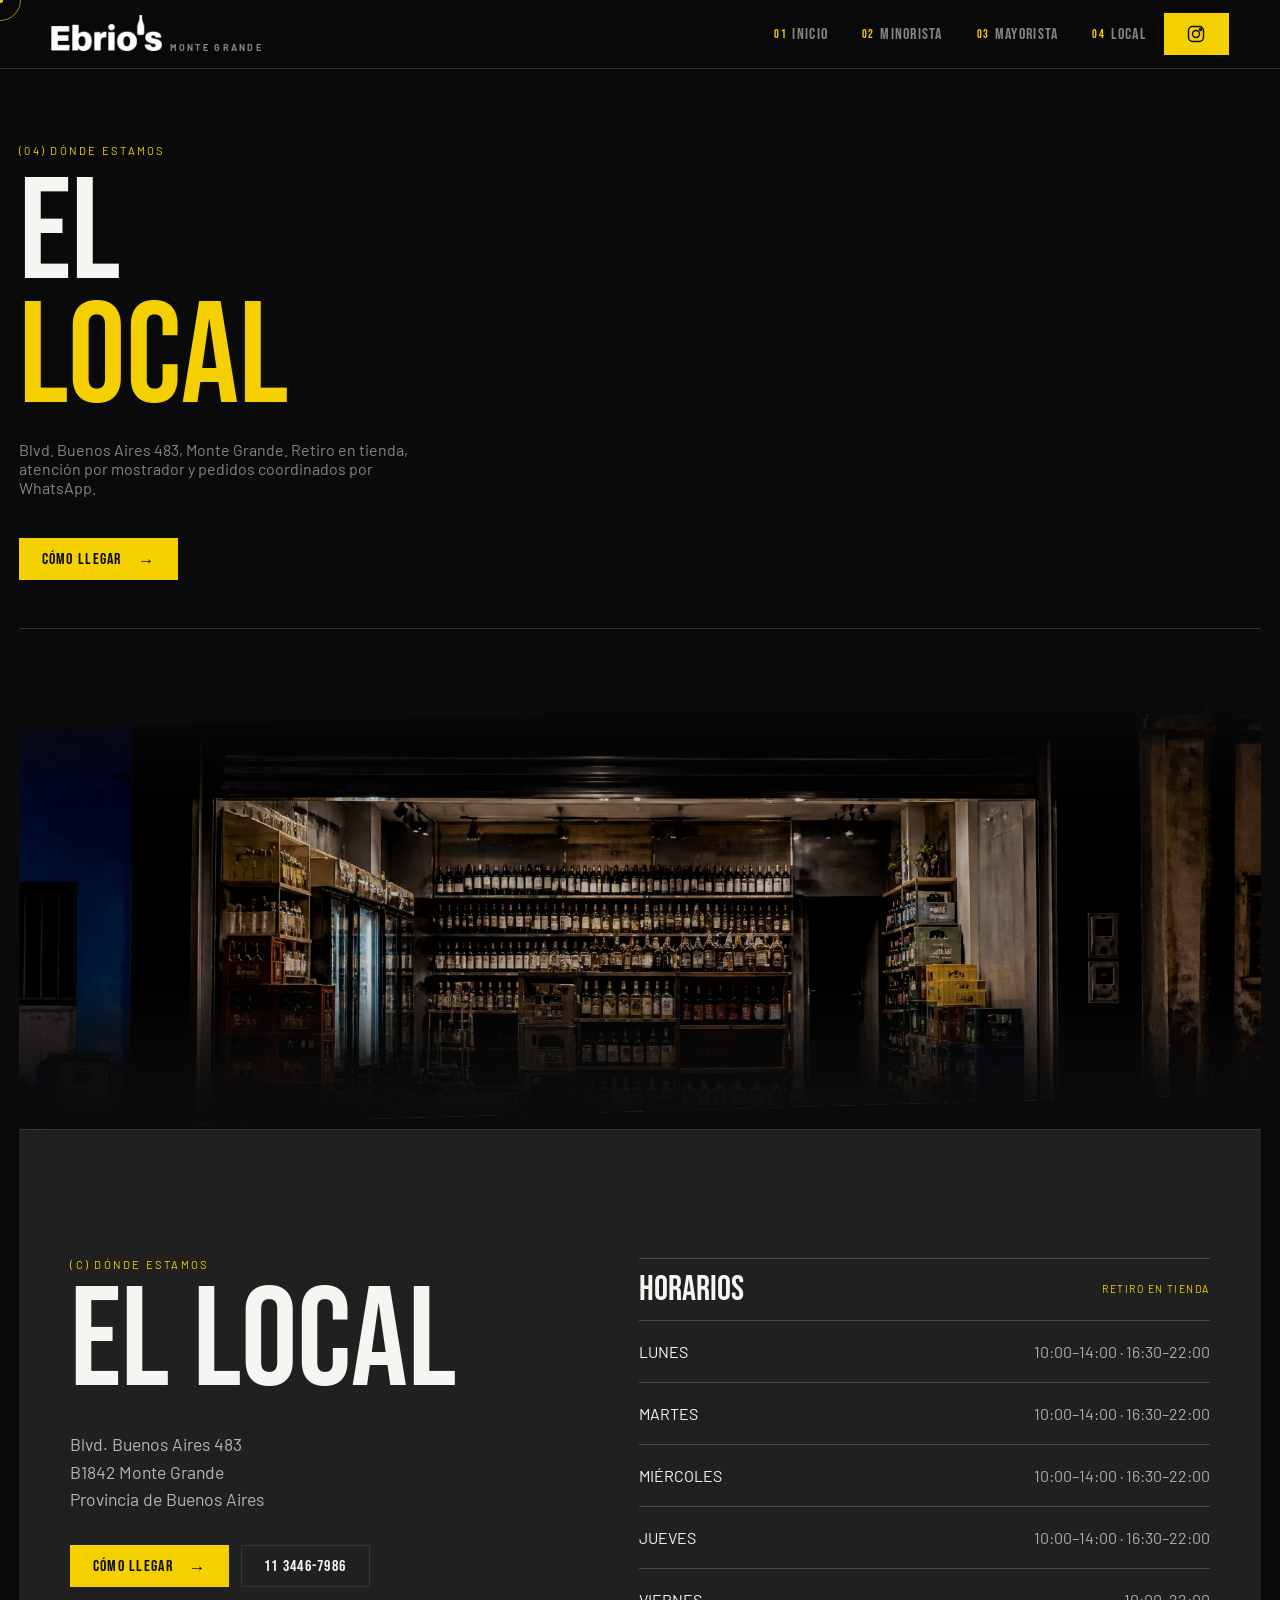
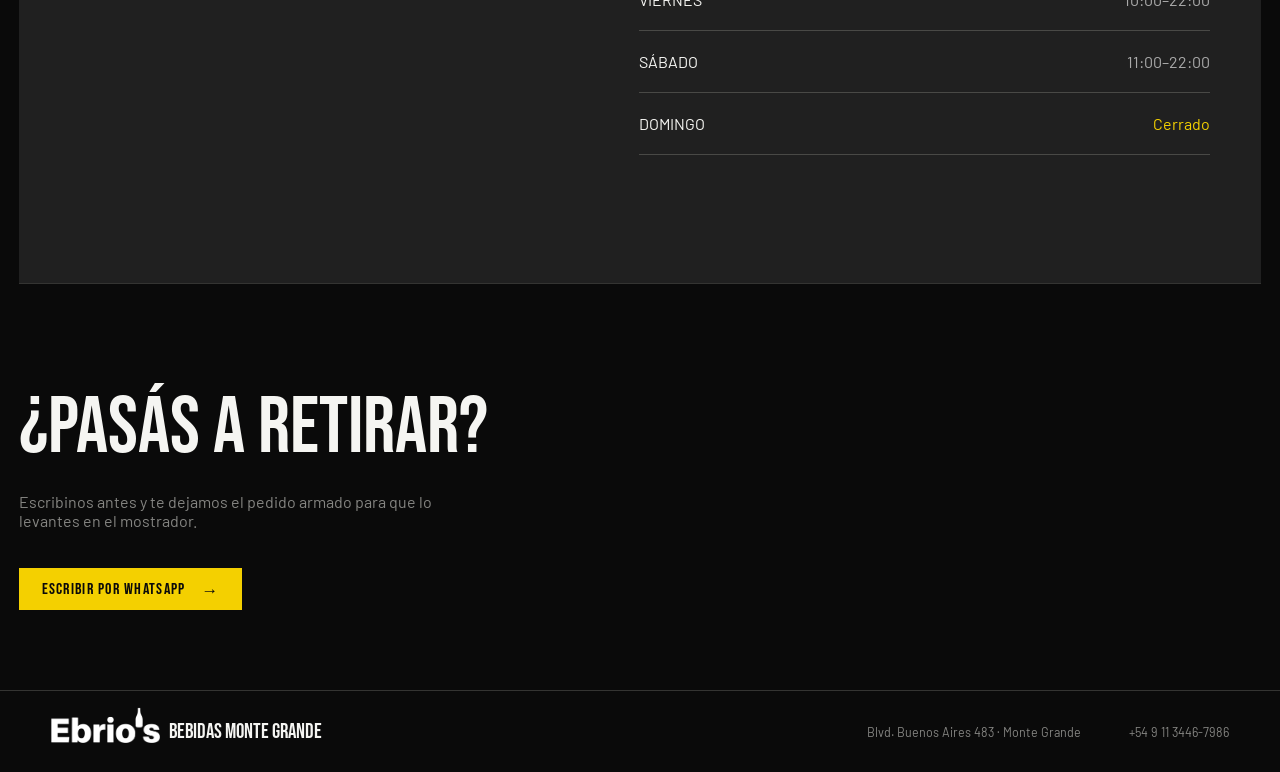
<file: local.html>
<!doctype html>
<html lang="es-AR">
  <head>
    <meta charset="utf-8">
    <meta name="viewport" content="width=device-width, initial-scale=1">
    <title>Local — Ebrios Bebidas Monte Grande</title>
    <meta name="description" content="Dirección, horarios y contacto del local de Ebrios Bebidas en Monte Grande, con retiro en tienda.">
    <meta name="author" content="Ebrios Bebidas">
    <meta property="og:title" content="Local — Ebrios Bebidas Monte Grande">
    <meta property="og:description" content="Dirección, horarios y contacto del local de Ebrios Bebidas en Monte Grande, con retiro en tienda.">
    <meta property="og:type" content="website">
    <meta name="twitter:card" content="summary_large_image">
    <link rel="icon" href="favicon.png" type="image/png">
    <link rel="preconnect" href="https://fonts.googleapis.com">
    <link rel="preconnect" href="https://fonts.gstatic.com" crossorigin>
    <link rel="stylesheet" href="https://fonts.googleapis.com/css2?family=Barlow:wght@400;500;600;700&family=Bebas+Neue&display=swap">
    <link rel="stylesheet" href="estilos.css">
  </head>
  <body>
    <div class="page">
      <div class="progreso"></div>
      <div class="cursor-aro"></div>
      <div class="cursor-punto"></div>
      <header class="header">
        <a class="marca" href="index.html"><img class="logo" src="imagenes/logo-ebrios.png" alt="Ebrio's"><span>MONTE GRANDE</span></a>
        <nav class="nav" aria-label="Navegación principal">
          <a href="index.html"><i>01</i> INICIO</a>
          <a href="minorista.html"><i>02</i> MINORISTA</a>
          <a href="mayorista.html"><i>03</i> MAYORISTA</a>
          <a href="local.html"><i>04</i> LOCAL</a>
        </nav>
        <a class="boton-instagram" href="https://www.instagram.com/ebriosbebidas/?hl=es" target="_blank" rel="noreferrer" aria-label="Instagram"><svg class="ig" viewBox="0 0 24 24" aria-hidden="true"><rect x="3" y="3" width="18" height="18" rx="5"/><circle cx="12" cy="12" r="4.2"/><circle cx="17.4" cy="6.6" r="1.2"/></svg></a>
        <button class="menu-toggle" type="button" aria-label="Abrir menú" aria-expanded="false">
          <span></span>
          <span></span>
        </button>
      </header>
      <aside class="menu-panel" aria-hidden="true">
        <nav>
          <a href="index.html"><small>01</small>Inicio<span class="flecha" aria-hidden="true"></span></a>
          <a href="minorista.html"><small>02</small>Minorista<span class="flecha" aria-hidden="true"></span></a>
          <a href="mayorista.html"><small>03</small>Mayorista<span class="flecha" aria-hidden="true"></span></a>
          <a href="local.html"><small>04</small>Local<span class="flecha" aria-hidden="true"></span></a>
        </nav>
        <p>BLVD. BUENOS AIRES 483 · MONTE GRANDE</p>
      </aside>
      <main class="main">
        <section class="page-header" data-ver>
          <p class="overline">(04) DÓNDE ESTAMOS</p>
          <h1>
            EL
            <br>
            <em>LOCAL</em>
          </h1>
          <p class="subtitle">Blvd. Buenos Aires 483, Monte Grande. Retiro en tienda, atención por mostrador y pedidos coordinados por WhatsApp.</p>
          <a class="boton-principal" href="https://maps.google.com/?q=Blvd+Buenos+Aires+483+Monte+Grande" target="_blank" rel="noreferrer">CÓMO LLEGAR <span class="flecha" aria-hidden="true"></span></a>
        </section>
        <div class="bloque-imagen" data-ver>
          <img src="imagenes/local-ebrios.jpg" alt="Local de bebidas abierto de noche" width="1920" height="1088">
          <div class="persiana" aria-hidden="true">
            <span></span>
            <span></span>
            <span></span>
            <span></span>
            <span></span>
            <span></span>
            <span></span>
            <span></span>
            <span></span>
            <span></span>
            <span></span>
            <span></span>
            <span></span>
            <span></span>
          </div>
          <p>
            MONTE GRANDE
            <b>·</b>
            34°48′S
          </p>
        </div>
        <section id="local" class="local">
          <div class="bloque-ubicacion" data-ver>
            <p class="overline">(C) DÓNDE ESTAMOS</p>
            <h2>EL LOCAL</h2>
            <address>
              Blvd. Buenos Aires 483
              <br>
              B1842 Monte Grande
              <br>
              Provincia de Buenos Aires
            </address>
            <div class="acciones">
              <a class="boton-principal" href="https://maps.google.com/?q=Blvd+Buenos+Aires+483+Monte+Grande" target="_blank" rel="noreferrer">CÓMO LLEGAR <span class="flecha" aria-hidden="true"></span></a>
              <a class="boton-secundario" href="tel:+5491134467986">11 3446-7986</a>
            </div>
          </div>
          <div class="horarios" data-ver>
            <div class="horario-encabezado">
              <h3>HORARIOS</h3>
              <span>RETIRO EN TIENDA</span>
            </div>
            <div>
              <span>Lunes</span>
              <time>10:00–14:00 · 16:30–22:00</time>
            </div>
            <div>
              <span>Martes</span>
              <time>10:00–14:00 · 16:30–22:00</time>
            </div>
            <div>
              <span>Miércoles</span>
              <time>10:00–14:00 · 16:30–22:00</time>
            </div>
            <div>
              <span>Jueves</span>
              <time>10:00–14:00 · 16:30–22:00</time>
            </div>
            <div>
              <span>Viernes</span>
              <time>10:00–22:00</time>
            </div>
            <div>
              <span>Sábado</span>
              <time>11:00–22:00</time>
            </div>
            <div class="cerrado">
              <span>Domingo</span>
              <time>Cerrado</time>
            </div>
          </div>
        </section>
        <section class="bloque-final" data-ver>
          <h2>¿PASÁS A RETIRAR?</h2>
          <p>Escribinos antes y te dejamos el pedido armado para que lo levantes en el mostrador.</p>
          <a class="boton-principal" href="https://api.whatsapp.com/send?phone=541134467986&amp;text=Hola%20Ebrios!%20Quiero%20mas%20informacion%20de%20precios%20minoristas%20para%20hacer%20un%20pedido." target="_blank" rel="noreferrer">ESCRIBIR POR WHATSAPP <span class="flecha" aria-hidden="true"></span></a>
        </section>
      </main>
      <footer>
        <strong><img class="logo" src="imagenes/logo-ebrios.png" alt="Ebrio's"><span>BEBIDAS MONTE GRANDE</span></strong>
        <address>Blvd. Buenos Aires 483 · Monte Grande</address>
        <a href="tel:+5491134467986">+54 9 11 3446-7986</a>
      </footer>
    </div>
    <script src="guion.js"></script>
  </body>
</html>
</file>
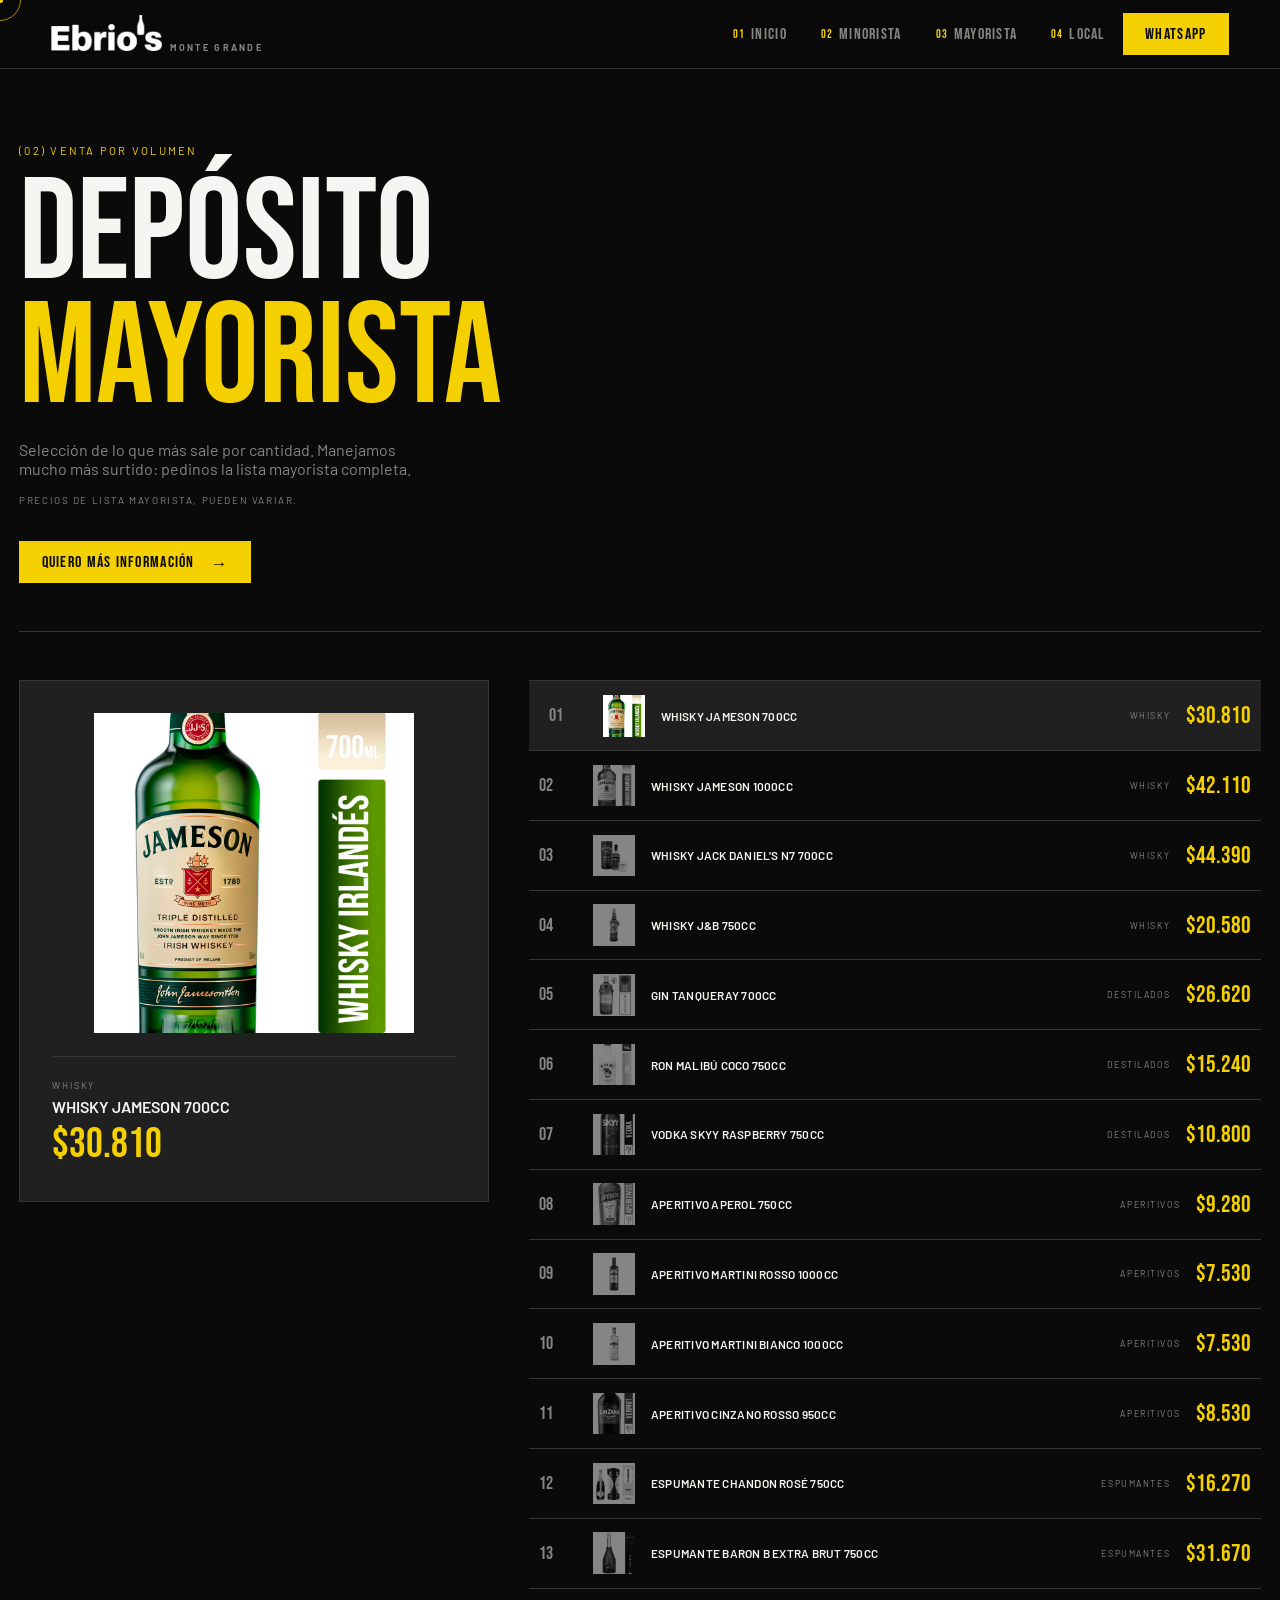
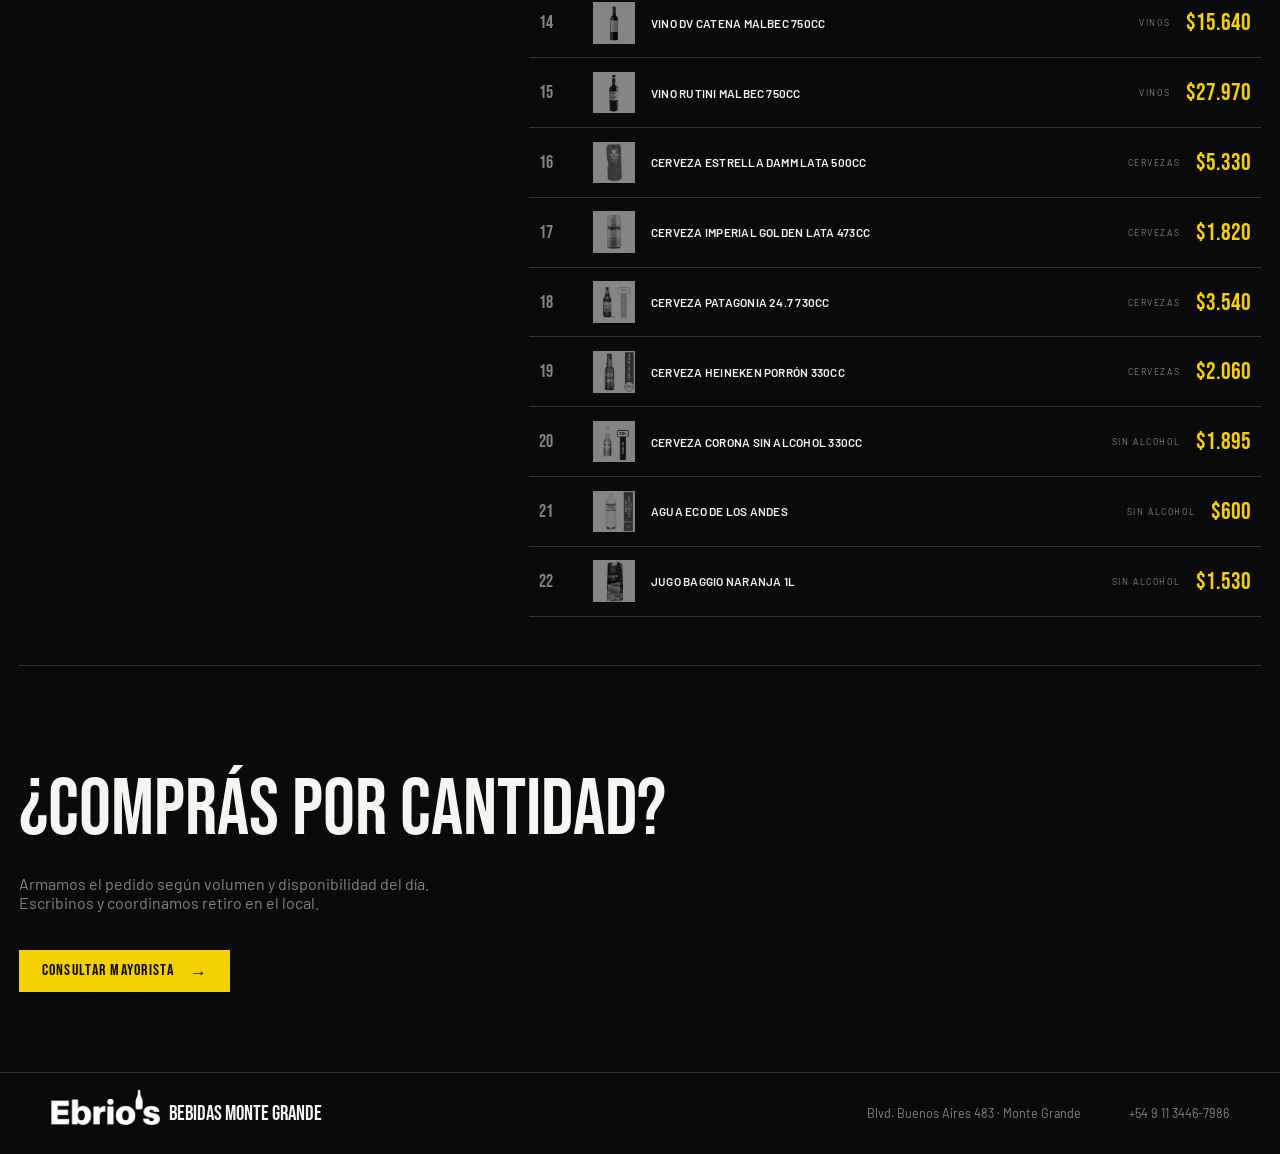
<file: mayorista.html>
<!doctype html>
<html lang="es-AR">
  <head>
    <meta charset="utf-8">
    <meta name="viewport" content="width=device-width, initial-scale=1">
    <title>Mayorista — Ebrios Bebidas Monte Grande</title>
    <meta name="description" content="Listado mayorista de Ebrios: los productos que más salen por volumen, con precio de lista y pedidos por WhatsApp.">
    <meta name="author" content="Ebrios Bebidas">
    <meta property="og:title" content="Mayorista — Ebrios Bebidas Monte Grande">
    <meta property="og:description" content="Listado mayorista de Ebrios: los productos que más salen por volumen, con precio de lista y pedidos por WhatsApp.">
    <meta property="og:type" content="website">
    <meta name="twitter:card" content="summary_large_image">
    <link rel="icon" href="favicon.png" type="image/png">
    <link rel="preconnect" href="https://fonts.googleapis.com">
    <link rel="preconnect" href="https://fonts.gstatic.com" crossorigin>
    <link rel="stylesheet" href="https://fonts.googleapis.com/css2?family=Barlow:wght@400;500;600;700&family=Bebas+Neue&display=swap">
    <link rel="stylesheet" href="estilos.css">
  </head>
  <body>
    <div class="page mayor">
      <div class="progreso"></div>
      <div class="cursor-aro"></div>
      <div class="cursor-punto"></div>
      <header class="header">
        <a class="marca" href="index.html"><img class="logo" src="imagenes/logo-ebrios.png" alt="Ebrio's"><span>MONTE GRANDE</span></a>
        <nav class="nav" aria-label="Navegación principal">
          <a href="index.html"><i>01</i> INICIO</a>
          <a href="minorista.html"><i>02</i> MINORISTA</a>
          <a href="mayorista.html"><i>03</i> MAYORISTA</a>
          <a href="local.html"><i>04</i> LOCAL</a>
        </nav>
        <a class="boton-instagram" href="https://api.whatsapp.com/send?phone=541134467986&amp;text=Hola%20Ebrios!%20Quiero%20mas%20informacion%20de%20precios%20mayoristas%20para%20hacer%20un%20pedido." target="_blank" rel="noreferrer">WHATSAPP</a>
        <button class="menu-toggle" type="button" aria-label="Abrir menú" aria-expanded="false">
          <span></span>
          <span></span>
        </button>
      </header>
      <aside class="menu-panel" aria-hidden="true">
        <nav>
          <a href="index.html"><small>01</small>Inicio<span class="flecha" aria-hidden="true"></span></a>
          <a href="minorista.html"><small>02</small>Minorista<span class="flecha" aria-hidden="true"></span></a>
          <a href="mayorista.html"><small>03</small>Mayorista<span class="flecha" aria-hidden="true"></span></a>
          <a href="local.html"><small>04</small>Local<span class="flecha" aria-hidden="true"></span></a>
        </nav>
        <p>BLVD. BUENOS AIRES 483 · MONTE GRANDE</p>
      </aside>
      <main class="main">
        <section class="page-header ancha" data-ver>
          <p class="overline">(02) VENTA POR VOLUMEN</p>
          <h1>
            DEPÓSITO
            <br>
            <em>MAYORISTA</em>
          </h1>
          <p class="subtitle">Selección de lo que más sale por cantidad. Manejamos mucho más surtido: pedinos la lista mayorista completa.</p>
          <p class="nota-precios">Precios de lista mayorista, pueden variar.</p>
          <a class="boton-principal" href="https://api.whatsapp.com/send?phone=541134467986&amp;text=Hola%20Ebrios!%20Quiero%20mas%20informacion%20de%20precios%20mayoristas%20para%20hacer%20un%20pedido." target="_blank" rel="noreferrer">QUIERO MÁS INFORMACIÓN <span class="flecha" aria-hidden="true"></span></a>
        </section>
        <section class="listado-mayorista">
          <div class="vista-producto" data-ver>
            <img src="imagenes/productos/jameson.png" alt="Whisky Jameson 700cc">
            <div class="vista-producto-texto">
              <span>Whisky</span>
              <h2>Whisky Jameson 700cc</h2>
              <p>$30.810</p>
            </div>
          </div>
          <ol class="filas">
            <li class="fila activa" data-foto="/imagenes/productos/jameson.png" data-nombre="Whisky Jameson 700cc" data-rubro="Whisky" data-precio="30.810">
              <button type="button">
                <span class="numero-producto">01</span>
                <img src="imagenes/productos/jameson.png" alt="" aria-hidden="true" loading="lazy">
                <span class="nombre-producto">Whisky Jameson 700cc</span>
                <span class="rubro-producto">Whisky</span>
                <span class="precio-producto">$30.810</span>
              </button>
            </li>
            <li class="fila" data-foto="/imagenes/productos/jameson-1l.png" data-nombre="Whisky Jameson 1000cc" data-rubro="Whisky" data-precio="42.110">
              <button type="button">
                <span class="numero-producto">02</span>
                <img src="imagenes/productos/jameson-1l.png" alt="" aria-hidden="true" loading="lazy">
                <span class="nombre-producto">Whisky Jameson 1000cc</span>
                <span class="rubro-producto">Whisky</span>
                <span class="precio-producto">$42.110</span>
              </button>
            </li>
            <li class="fila" data-foto="/imagenes/productos/jack-n7.png" data-nombre="Whisky Jack Daniel's N7 700cc" data-rubro="Whisky" data-precio="44.390">
              <button type="button">
                <span class="numero-producto">03</span>
                <img src="imagenes/productos/jack-n7.png" alt="" aria-hidden="true" loading="lazy">
                <span class="nombre-producto">Whisky Jack Daniel's N7 700cc</span>
                <span class="rubro-producto">Whisky</span>
                <span class="precio-producto">$44.390</span>
              </button>
            </li>
            <li class="fila" data-foto="/imagenes/productos/jb.png" data-nombre="Whisky J&B 750cc" data-rubro="Whisky" data-precio="20.580">
              <button type="button">
                <span class="numero-producto">04</span>
                <img src="imagenes/productos/jb.png" alt="" aria-hidden="true" loading="lazy">
                <span class="nombre-producto">Whisky J&B 750cc</span>
                <span class="rubro-producto">Whisky</span>
                <span class="precio-producto">$20.580</span>
              </button>
            </li>
            <li class="fila" data-foto="/imagenes/productos/tanqueray.png" data-nombre="Gin Tanqueray 700cc" data-rubro="Destilados" data-precio="26.620">
              <button type="button">
                <span class="numero-producto">05</span>
                <img src="imagenes/productos/tanqueray.png" alt="" aria-hidden="true" loading="lazy">
                <span class="nombre-producto">Gin Tanqueray 700cc</span>
                <span class="rubro-producto">Destilados</span>
                <span class="precio-producto">$26.620</span>
              </button>
            </li>
            <li class="fila" data-foto="/imagenes/productos/malibu.png" data-nombre="Ron Malibú Coco 750cc" data-rubro="Destilados" data-precio="15.240">
              <button type="button">
                <span class="numero-producto">06</span>
                <img src="imagenes/productos/malibu.png" alt="" aria-hidden="true" loading="lazy">
                <span class="nombre-producto">Ron Malibú Coco 750cc</span>
                <span class="rubro-producto">Destilados</span>
                <span class="precio-producto">$15.240</span>
              </button>
            </li>
            <li class="fila" data-foto="/imagenes/productos/skyy-rasp.png" data-nombre="Vodka Skyy Raspberry 750cc" data-rubro="Destilados" data-precio="10.800">
              <button type="button">
                <span class="numero-producto">07</span>
                <img src="imagenes/productos/skyy-rasp.png" alt="" aria-hidden="true" loading="lazy">
                <span class="nombre-producto">Vodka Skyy Raspberry 750cc</span>
                <span class="rubro-producto">Destilados</span>
                <span class="precio-producto">$10.800</span>
              </button>
            </li>
            <li class="fila" data-foto="/imagenes/productos/aperol.png" data-nombre="Aperitivo Aperol 750cc" data-rubro="Aperitivos" data-precio="9.280">
              <button type="button">
                <span class="numero-producto">08</span>
                <img src="imagenes/productos/aperol.png" alt="" aria-hidden="true" loading="lazy">
                <span class="nombre-producto">Aperitivo Aperol 750cc</span>
                <span class="rubro-producto">Aperitivos</span>
                <span class="precio-producto">$9.280</span>
              </button>
            </li>
            <li class="fila" data-foto="/imagenes/productos/martini-rosso.png" data-nombre="Aperitivo Martini Rosso 1000cc" data-rubro="Aperitivos" data-precio="7.530">
              <button type="button">
                <span class="numero-producto">09</span>
                <img src="imagenes/productos/martini-rosso.png" alt="" aria-hidden="true" loading="lazy">
                <span class="nombre-producto">Aperitivo Martini Rosso 1000cc</span>
                <span class="rubro-producto">Aperitivos</span>
                <span class="precio-producto">$7.530</span>
              </button>
            </li>
            <li class="fila" data-foto="/imagenes/productos/martini-bianco.png" data-nombre="Aperitivo Martini Bianco 1000cc" data-rubro="Aperitivos" data-precio="7.530">
              <button type="button">
                <span class="numero-producto">10</span>
                <img src="imagenes/productos/martini-bianco.png" alt="" aria-hidden="true" loading="lazy">
                <span class="nombre-producto">Aperitivo Martini Bianco 1000cc</span>
                <span class="rubro-producto">Aperitivos</span>
                <span class="precio-producto">$7.530</span>
              </button>
            </li>
            <li class="fila" data-foto="/imagenes/productos/cinzano-rosso.png" data-nombre="Aperitivo Cinzano Rosso 950cc" data-rubro="Aperitivos" data-precio="8.530">
              <button type="button">
                <span class="numero-producto">11</span>
                <img src="imagenes/productos/cinzano-rosso.png" alt="" aria-hidden="true" loading="lazy">
                <span class="nombre-producto">Aperitivo Cinzano Rosso 950cc</span>
                <span class="rubro-producto">Aperitivos</span>
                <span class="precio-producto">$8.530</span>
              </button>
            </li>
            <li class="fila" data-foto="/imagenes/productos/chandon-rose.png" data-nombre="Espumante Chandon Rosé 750cc" data-rubro="Espumantes" data-precio="16.270">
              <button type="button">
                <span class="numero-producto">12</span>
                <img src="imagenes/productos/chandon-rose.png" alt="" aria-hidden="true" loading="lazy">
                <span class="nombre-producto">Espumante Chandon Rosé 750cc</span>
                <span class="rubro-producto">Espumantes</span>
                <span class="precio-producto">$16.270</span>
              </button>
            </li>
            <li class="fila" data-foto="/imagenes/productos/baron-b.png" data-nombre="Espumante Baron B Extra Brut 750cc" data-rubro="Espumantes" data-precio="31.670">
              <button type="button">
                <span class="numero-producto">13</span>
                <img src="imagenes/productos/baron-b.png" alt="" aria-hidden="true" loading="lazy">
                <span class="nombre-producto">Espumante Baron B Extra Brut 750cc</span>
                <span class="rubro-producto">Espumantes</span>
                <span class="precio-producto">$31.670</span>
              </button>
            </li>
            <li class="fila" data-foto="/imagenes/productos/dv-catena-malbec.png" data-nombre="Vino DV Catena Malbec 750cc" data-rubro="Vinos" data-precio="15.640">
              <button type="button">
                <span class="numero-producto">14</span>
                <img src="imagenes/productos/dv-catena-malbec.png" alt="" aria-hidden="true" loading="lazy">
                <span class="nombre-producto">Vino DV Catena Malbec 750cc</span>
                <span class="rubro-producto">Vinos</span>
                <span class="precio-producto">$15.640</span>
              </button>
            </li>
            <li class="fila" data-foto="/imagenes/productos/rutini-malbec.png" data-nombre="Vino Rutini Malbec 750cc" data-rubro="Vinos" data-precio="27.970">
              <button type="button">
                <span class="numero-producto">15</span>
                <img src="imagenes/productos/rutini-malbec.png" alt="" aria-hidden="true" loading="lazy">
                <span class="nombre-producto">Vino Rutini Malbec 750cc</span>
                <span class="rubro-producto">Vinos</span>
                <span class="precio-producto">$27.970</span>
              </button>
            </li>
            <li class="fila" data-foto="/imagenes/productos/estrella-damm.png" data-nombre="Cerveza Estrella Damm Lata 500cc" data-rubro="Cervezas" data-precio="5.330">
              <button type="button">
                <span class="numero-producto">16</span>
                <img src="imagenes/productos/estrella-damm.png" alt="" aria-hidden="true" loading="lazy">
                <span class="nombre-producto">Cerveza Estrella Damm Lata 500cc</span>
                <span class="rubro-producto">Cervezas</span>
                <span class="precio-producto">$5.330</span>
              </button>
            </li>
            <li class="fila" data-foto="/imagenes/productos/imperial.png" data-nombre="Cerveza Imperial Golden Lata 473cc" data-rubro="Cervezas" data-precio="1.820">
              <button type="button">
                <span class="numero-producto">17</span>
                <img src="imagenes/productos/imperial.png" alt="" aria-hidden="true" loading="lazy">
                <span class="nombre-producto">Cerveza Imperial Golden Lata 473cc</span>
                <span class="rubro-producto">Cervezas</span>
                <span class="precio-producto">$1.820</span>
              </button>
            </li>
            <li class="fila" data-foto="/imagenes/productos/patagonia.png" data-nombre="Cerveza Patagonia 24.7 730cc" data-rubro="Cervezas" data-precio="3.540">
              <button type="button">
                <span class="numero-producto">18</span>
                <img src="imagenes/productos/patagonia.png" alt="" aria-hidden="true" loading="lazy">
                <span class="nombre-producto">Cerveza Patagonia 24.7 730cc</span>
                <span class="rubro-producto">Cervezas</span>
                <span class="precio-producto">$3.540</span>
              </button>
            </li>
            <li class="fila" data-foto="/imagenes/productos/heineken.png" data-nombre="Cerveza Heineken Porrón 330cc" data-rubro="Cervezas" data-precio="2.060">
              <button type="button">
                <span class="numero-producto">19</span>
                <img src="imagenes/productos/heineken.png" alt="" aria-hidden="true" loading="lazy">
                <span class="nombre-producto">Cerveza Heineken Porrón 330cc</span>
                <span class="rubro-producto">Cervezas</span>
                <span class="precio-producto">$2.060</span>
              </button>
            </li>
            <li class="fila" data-foto="/imagenes/productos/corona-sin.png" data-nombre="Cerveza Corona Sin Alcohol 330cc" data-rubro="Sin alcohol" data-precio="1.895">
              <button type="button">
                <span class="numero-producto">20</span>
                <img src="imagenes/productos/corona-sin.png" alt="" aria-hidden="true" loading="lazy">
                <span class="nombre-producto">Cerveza Corona Sin Alcohol 330cc</span>
                <span class="rubro-producto">Sin alcohol</span>
                <span class="precio-producto">$1.895</span>
              </button>
            </li>
            <li class="fila" data-foto="/imagenes/productos/eco-andes.png" data-nombre="Agua Eco de los Andes" data-rubro="Sin alcohol" data-precio="600">
              <button type="button">
                <span class="numero-producto">21</span>
                <img src="imagenes/productos/eco-andes.png" alt="" aria-hidden="true" loading="lazy">
                <span class="nombre-producto">Agua Eco de los Andes</span>
                <span class="rubro-producto">Sin alcohol</span>
                <span class="precio-producto">$600</span>
              </button>
            </li>
            <li class="fila" data-foto="/imagenes/productos/baggio-naranja.png" data-nombre="Jugo Baggio Naranja 1L" data-rubro="Sin alcohol" data-precio="1.530">
              <button type="button">
                <span class="numero-producto">22</span>
                <img src="imagenes/productos/baggio-naranja.png" alt="" aria-hidden="true" loading="lazy">
                <span class="nombre-producto">Jugo Baggio Naranja 1L</span>
                <span class="rubro-producto">Sin alcohol</span>
                <span class="precio-producto">$1.530</span>
              </button>
            </li>
          </ol>
        </section>
        <section class="bloque-final" data-ver>
          <h2>¿COMPRÁS POR CANTIDAD?</h2>
          <p>Armamos el pedido según volumen y disponibilidad del día. Escribinos y coordinamos retiro en el local.</p>
          <a class="boton-principal" href="https://api.whatsapp.com/send?phone=541134467986&amp;text=Hola%20Ebrios!%20Quiero%20mas%20informacion%20de%20precios%20mayoristas%20para%20hacer%20un%20pedido." target="_blank" rel="noreferrer">CONSULTAR MAYORISTA <span class="flecha" aria-hidden="true"></span></a>
        </section>
      </main>
      <footer>
        <strong><img class="logo" src="imagenes/logo-ebrios.png" alt="Ebrio's"><span>BEBIDAS MONTE GRANDE</span></strong>
        <address>Blvd. Buenos Aires 483 · Monte Grande</address>
        <a href="tel:+5491134467986">+54 9 11 3446-7986</a>
      </footer>
    </div>
    <script src="guion.js"></script>
  </body>
</html>
</file>
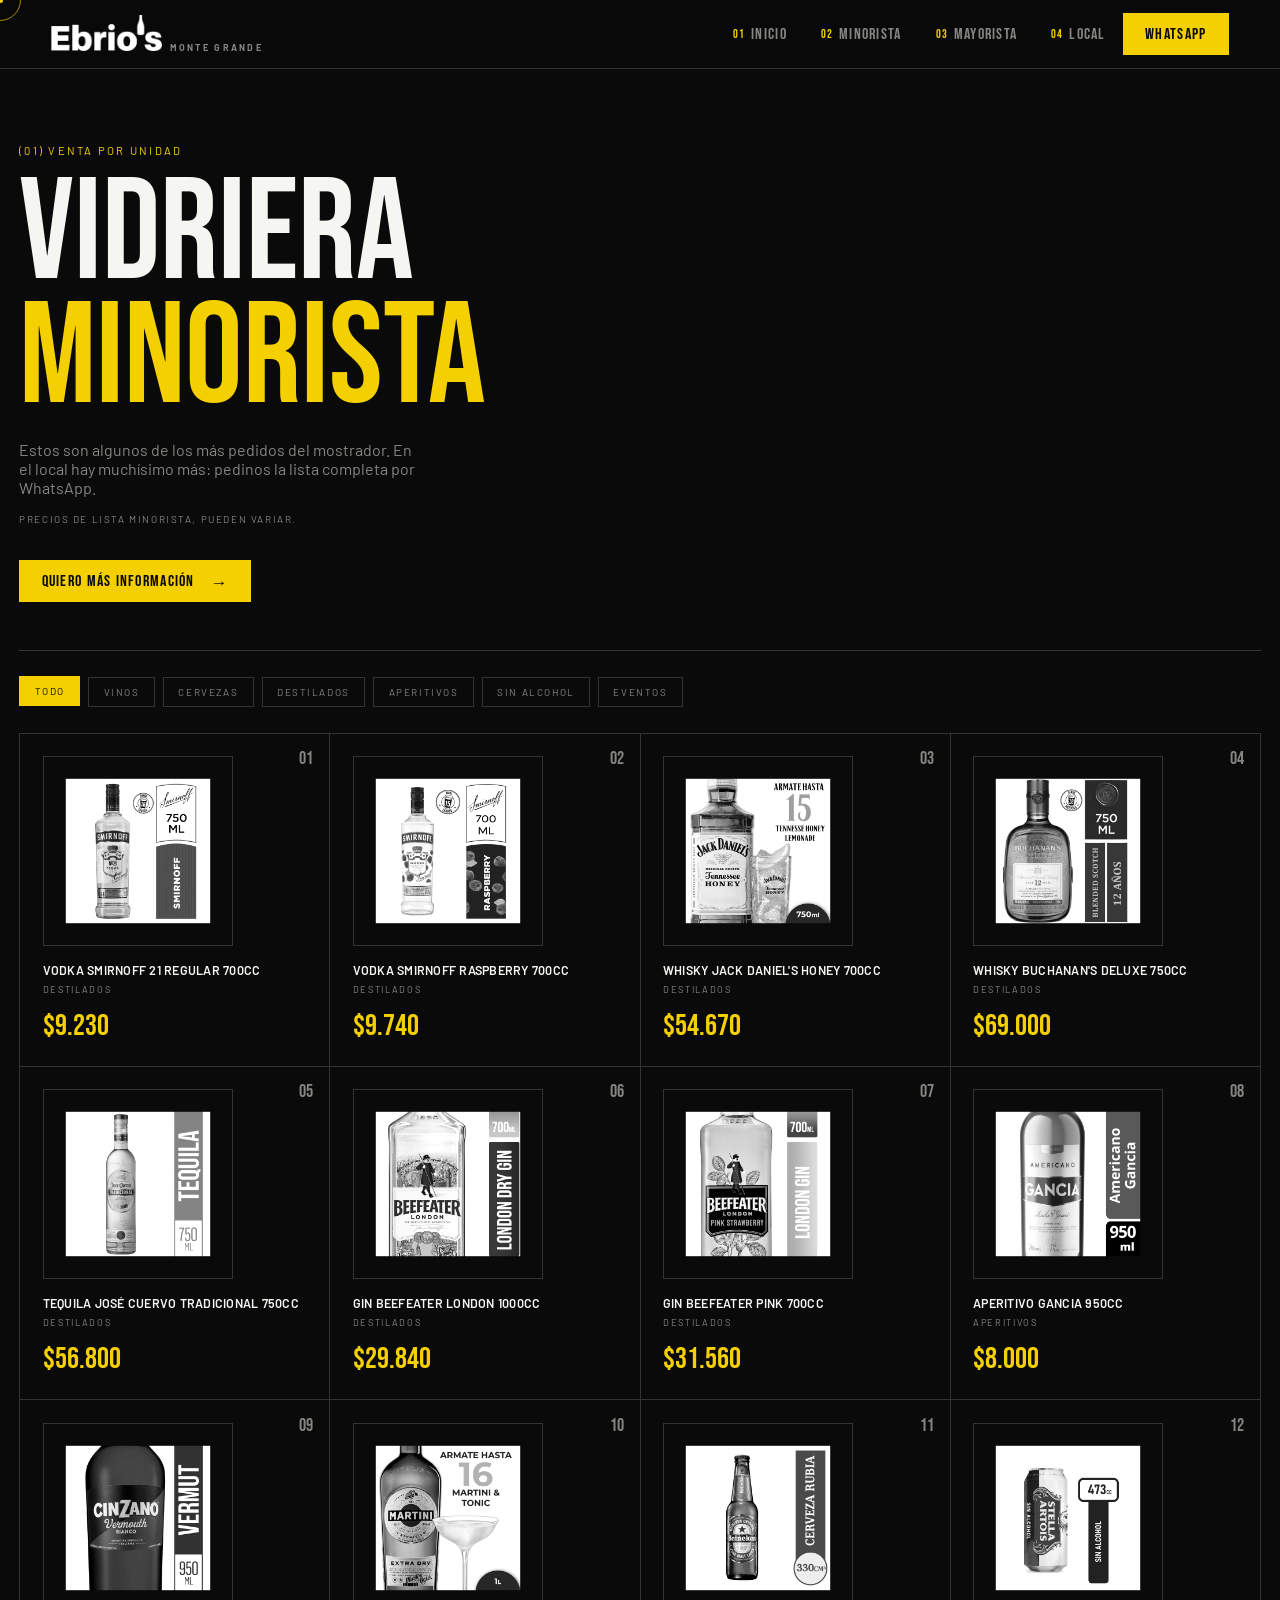
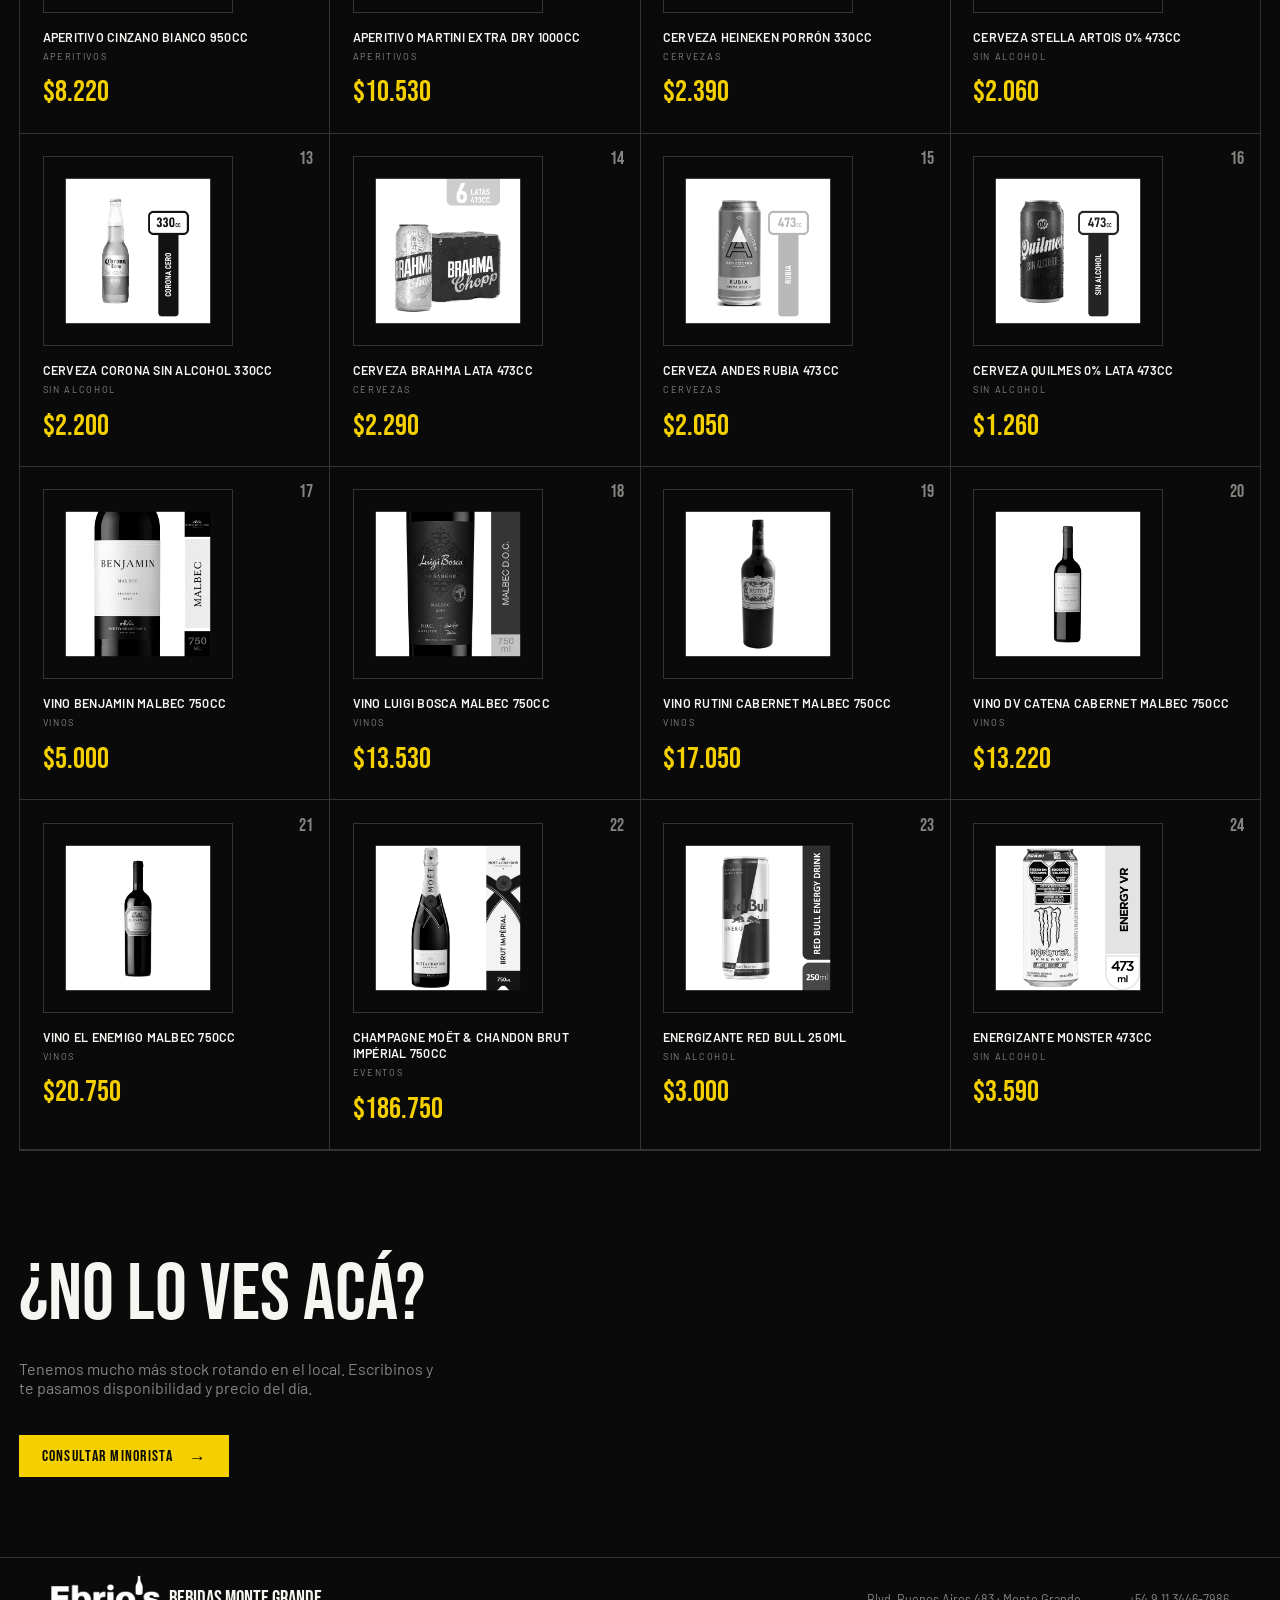
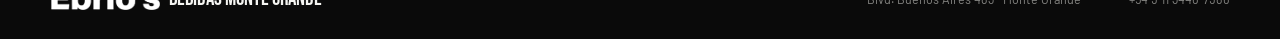
<file: minorista.html>
<!doctype html>
<html lang="es-AR">
  <head>
    <meta charset="utf-8">
    <meta name="viewport" content="width=device-width, initial-scale=1">
    <title>Minorista — Ebrios Bebidas Monte Grande</title>
    <meta name="description" content="Vidriera minorista de Ebrios: los productos más pedidos con su precio de lista y pedidos por WhatsApp.">
    <meta name="author" content="Ebrios Bebidas">
    <meta property="og:title" content="Minorista — Ebrios Bebidas Monte Grande">
    <meta property="og:description" content="Vidriera minorista de Ebrios: los productos más pedidos con su precio de lista y pedidos por WhatsApp.">
    <meta property="og:type" content="website">
    <meta name="twitter:card" content="summary_large_image">
    <link rel="icon" href="favicon.png" type="image/png">
    <link rel="preconnect" href="https://fonts.googleapis.com">
    <link rel="preconnect" href="https://fonts.gstatic.com" crossorigin>
    <link rel="stylesheet" href="https://fonts.googleapis.com/css2?family=Barlow:wght@400;500;600;700&family=Bebas+Neue&display=swap">
    <link rel="stylesheet" href="estilos.css">
  </head>
  <body>
    <div class="page">
      <div class="progreso"></div>
      <div class="cursor-aro"></div>
      <div class="cursor-punto"></div>
      <header class="header">
        <a class="marca" href="index.html"><img class="logo" src="imagenes/logo-ebrios.png" alt="Ebrio's"><span>MONTE GRANDE</span></a>
        <nav class="nav" aria-label="Navegación principal">
          <a href="index.html"><i>01</i> INICIO</a>
          <a href="minorista.html"><i>02</i> MINORISTA</a>
          <a href="mayorista.html"><i>03</i> MAYORISTA</a>
          <a href="local.html"><i>04</i> LOCAL</a>
        </nav>
        <a class="boton-instagram" href="https://api.whatsapp.com/send?phone=541134467986&amp;text=Hola%20Ebrios!%20Quiero%20mas%20informacion%20de%20precios%20minoristas%20para%20hacer%20un%20pedido." target="_blank" rel="noreferrer">WHATSAPP</a>
        <button class="menu-toggle" type="button" aria-label="Abrir menú" aria-expanded="false">
          <span></span>
          <span></span>
        </button>
      </header>
      <aside class="menu-panel" aria-hidden="true">
        <nav>
          <a href="index.html"><small>01</small>Inicio<span class="flecha" aria-hidden="true"></span></a>
          <a href="minorista.html"><small>02</small>Minorista<span class="flecha" aria-hidden="true"></span></a>
          <a href="mayorista.html"><small>03</small>Mayorista<span class="flecha" aria-hidden="true"></span></a>
          <a href="local.html"><small>04</small>Local<span class="flecha" aria-hidden="true"></span></a>
        </nav>
        <p>BLVD. BUENOS AIRES 483 · MONTE GRANDE</p>
      </aside>
      <main class="main">
        <section class="page-header" data-ver>
          <p class="overline">(01) VENTA POR UNIDAD</p>
          <h1>
            VIDRIERA
            <br>
            <em>MINORISTA</em>
          </h1>
          <p class="subtitle">
            Estos son algunos de los más pedidos del mostrador. En el local hay muchísimo más: pedinos la lista completa por WhatsApp.
          </p>
          <p class="nota-precios">Precios de lista minorista, pueden variar.</p>
          <a class="boton-principal" href="https://api.whatsapp.com/send?phone=541134467986&amp;text=Hola%20Ebrios!%20Quiero%20mas%20informacion%20de%20precios%20minoristas%20para%20hacer%20un%20pedido." target="_blank" rel="noreferrer">QUIERO MÁS INFORMACIÓN <span class="flecha" aria-hidden="true"></span></a>
        </section>
        <div class="filtros">
          <button type="button" data-filtro="Todo" class="activo">Todo</button>
          <button type="button" data-filtro="Vinos">Vinos</button>
          <button type="button" data-filtro="Cervezas">Cervezas</button>
          <button type="button" data-filtro="Destilados">Destilados</button>
          <button type="button" data-filtro="Aperitivos">Aperitivos</button>
          <button type="button" data-filtro="Sin alcohol">Sin alcohol</button>
          <button type="button" data-filtro="Eventos">Eventos</button>
        </div>
        <section class="vidriera">
          <article class="producto" data-ver data-rubro="Destilados" style="transition-delay:0ms">
            <span class="numero-producto">01</span>
            <div class="foto">
              <img src="imagenes/productos/smirnoff.png" alt="Vodka Smirnoff 21 Regular 700cc" loading="lazy">
            </div>
            <h2>Vodka Smirnoff 21 Regular 700cc</h2>
            <p class="rubro">Destilados</p>
            <p class="precio">$9.230</p>
          </article>
          <article class="producto" data-ver data-rubro="Destilados" style="transition-delay:60ms">
            <span class="numero-producto">02</span>
            <div class="foto">
              <img src="imagenes/productos/smirnoff-rasp.png" alt="Vodka Smirnoff Raspberry 700cc" loading="lazy">
            </div>
            <h2>Vodka Smirnoff Raspberry 700cc</h2>
            <p class="rubro">Destilados</p>
            <p class="precio">$9.740</p>
          </article>
          <article class="producto" data-ver data-rubro="Destilados" style="transition-delay:120ms">
            <span class="numero-producto">03</span>
            <div class="foto">
              <img src="imagenes/productos/jack-honey.png" alt="Whisky Jack Daniel's Honey 700cc" loading="lazy">
            </div>
            <h2>Whisky Jack Daniel's Honey 700cc</h2>
            <p class="rubro">Destilados</p>
            <p class="precio">$54.670</p>
          </article>
          <article class="producto" data-ver data-rubro="Destilados" style="transition-delay:180ms">
            <span class="numero-producto">04</span>
            <div class="foto">
              <img src="imagenes/productos/buchanans.png" alt="Whisky Buchanan's Deluxe 750cc" loading="lazy">
            </div>
            <h2>Whisky Buchanan's Deluxe 750cc</h2>
            <p class="rubro">Destilados</p>
            <p class="precio">$69.000</p>
          </article>
          <article class="producto" data-ver data-rubro="Destilados" style="transition-delay:0ms">
            <span class="numero-producto">05</span>
            <div class="foto">
              <img src="imagenes/productos/cuervo.png" alt="Tequila José Cuervo Tradicional 750cc" loading="lazy">
            </div>
            <h2>Tequila José Cuervo Tradicional 750cc</h2>
            <p class="rubro">Destilados</p>
            <p class="precio">$56.800</p>
          </article>
          <article class="producto" data-ver data-rubro="Destilados" style="transition-delay:60ms">
            <span class="numero-producto">06</span>
            <div class="foto">
              <img src="imagenes/productos/beefeater.png" alt="Gin Beefeater London 1000cc" loading="lazy">
            </div>
            <h2>Gin Beefeater London 1000cc</h2>
            <p class="rubro">Destilados</p>
            <p class="precio">$29.840</p>
          </article>
          <article class="producto" data-ver data-rubro="Destilados" style="transition-delay:120ms">
            <span class="numero-producto">07</span>
            <div class="foto">
              <img src="imagenes/productos/beefeater-pink.png" alt="Gin Beefeater Pink 700cc" loading="lazy">
            </div>
            <h2>Gin Beefeater Pink 700cc</h2>
            <p class="rubro">Destilados</p>
            <p class="precio">$31.560</p>
          </article>
          <article class="producto" data-ver data-rubro="Aperitivos" style="transition-delay:180ms">
            <span class="numero-producto">08</span>
            <div class="foto">
              <img src="imagenes/productos/gancia.png" alt="Aperitivo Gancia 950cc" loading="lazy">
            </div>
            <h2>Aperitivo Gancia 950cc</h2>
            <p class="rubro">Aperitivos</p>
            <p class="precio">$8.000</p>
          </article>
          <article class="producto" data-ver data-rubro="Aperitivos" style="transition-delay:0ms">
            <span class="numero-producto">09</span>
            <div class="foto">
              <img src="imagenes/productos/cinzano-bianco.png" alt="Aperitivo Cinzano Bianco 950cc" loading="lazy">
            </div>
            <h2>Aperitivo Cinzano Bianco 950cc</h2>
            <p class="rubro">Aperitivos</p>
            <p class="precio">$8.220</p>
          </article>
          <article class="producto" data-ver data-rubro="Aperitivos" style="transition-delay:60ms">
            <span class="numero-producto">10</span>
            <div class="foto">
              <img src="imagenes/productos/martini-dry.png" alt="Aperitivo Martini Extra Dry 1000cc" loading="lazy">
            </div>
            <h2>Aperitivo Martini Extra Dry 1000cc</h2>
            <p class="rubro">Aperitivos</p>
            <p class="precio">$10.530</p>
          </article>
          <article class="producto" data-ver data-rubro="Cervezas" style="transition-delay:120ms">
            <span class="numero-producto">11</span>
            <div class="foto">
              <img src="imagenes/productos/heineken.png" alt="Cerveza Heineken Porrón 330cc" loading="lazy">
            </div>
            <h2>Cerveza Heineken Porrón 330cc</h2>
            <p class="rubro">Cervezas</p>
            <p class="precio">$2.390</p>
          </article>
          <article class="producto" data-ver data-rubro="Sin alcohol" style="transition-delay:180ms">
            <span class="numero-producto">12</span>
            <div class="foto">
              <img src="imagenes/productos/stella.png" alt="Cerveza Stella Artois 0% 473cc" loading="lazy">
            </div>
            <h2>Cerveza Stella Artois 0% 473cc</h2>
            <p class="rubro">Sin alcohol</p>
            <p class="precio">$2.060</p>
          </article>
          <article class="producto" data-ver data-rubro="Sin alcohol" style="transition-delay:0ms">
            <span class="numero-producto">13</span>
            <div class="foto">
              <img src="imagenes/productos/corona-sin.png" alt="Cerveza Corona Sin Alcohol 330cc" loading="lazy">
            </div>
            <h2>Cerveza Corona Sin Alcohol 330cc</h2>
            <p class="rubro">Sin alcohol</p>
            <p class="precio">$2.200</p>
          </article>
          <article class="producto" data-ver data-rubro="Cervezas" style="transition-delay:60ms">
            <span class="numero-producto">14</span>
            <div class="foto">
              <img src="imagenes/productos/brahma.png" alt="Cerveza Brahma Lata 473cc" loading="lazy">
            </div>
            <h2>Cerveza Brahma Lata 473cc</h2>
            <p class="rubro">Cervezas</p>
            <p class="precio">$2.290</p>
          </article>
          <article class="producto" data-ver data-rubro="Cervezas" style="transition-delay:120ms">
            <span class="numero-producto">15</span>
            <div class="foto">
              <img src="imagenes/productos/andes.png" alt="Cerveza Andes Rubia 473cc" loading="lazy">
            </div>
            <h2>Cerveza Andes Rubia 473cc</h2>
            <p class="rubro">Cervezas</p>
            <p class="precio">$2.050</p>
          </article>
          <article class="producto" data-ver data-rubro="Sin alcohol" style="transition-delay:180ms">
            <span class="numero-producto">16</span>
            <div class="foto">
              <img src="imagenes/productos/quilmes0.png" alt="Cerveza Quilmes 0% Lata 473cc" loading="lazy">
            </div>
            <h2>Cerveza Quilmes 0% Lata 473cc</h2>
            <p class="rubro">Sin alcohol</p>
            <p class="precio">$1.260</p>
          </article>
          <article class="producto" data-ver data-rubro="Vinos" style="transition-delay:0ms">
            <span class="numero-producto">17</span>
            <div class="foto">
              <img src="imagenes/productos/benjamin-malbec.png" alt="Vino Benjamin Malbec 750cc" loading="lazy">
            </div>
            <h2>Vino Benjamin Malbec 750cc</h2>
            <p class="rubro">Vinos</p>
            <p class="precio">$5.000</p>
          </article>
          <article class="producto" data-ver data-rubro="Vinos" style="transition-delay:60ms">
            <span class="numero-producto">18</span>
            <div class="foto">
              <img src="imagenes/productos/luigi-bosca.png" alt="Vino Luigi Bosca Malbec 750cc" loading="lazy">
            </div>
            <h2>Vino Luigi Bosca Malbec 750cc</h2>
            <p class="rubro">Vinos</p>
            <p class="precio">$13.530</p>
          </article>
          <article class="producto" data-ver data-rubro="Vinos" style="transition-delay:120ms">
            <span class="numero-producto">19</span>
            <div class="foto">
              <img src="imagenes/productos/rutini-cab-malbec.png" alt="Vino Rutini Cabernet Malbec 750cc" loading="lazy">
            </div>
            <h2>Vino Rutini Cabernet Malbec 750cc</h2>
            <p class="rubro">Vinos</p>
            <p class="precio">$17.050</p>
          </article>
          <article class="producto" data-ver data-rubro="Vinos" style="transition-delay:180ms">
            <span class="numero-producto">20</span>
            <div class="foto">
              <img src="imagenes/productos/dv-catena.png" alt="Vino DV Catena Cabernet Malbec 750cc" loading="lazy">
            </div>
            <h2>Vino DV Catena Cabernet Malbec 750cc</h2>
            <p class="rubro">Vinos</p>
            <p class="precio">$13.220</p>
          </article>
          <article class="producto" data-ver data-rubro="Vinos" style="transition-delay:0ms">
            <span class="numero-producto">21</span>
            <div class="foto">
              <img src="imagenes/productos/el-enemigo.png" alt="Vino El Enemigo Malbec 750cc" loading="lazy">
            </div>
            <h2>Vino El Enemigo Malbec 750cc</h2>
            <p class="rubro">Vinos</p>
            <p class="precio">$20.750</p>
          </article>
          <article class="producto" data-ver data-rubro="Eventos" style="transition-delay:60ms">
            <span class="numero-producto">22</span>
            <div class="foto">
              <img src="imagenes/productos/moet.png" alt="Champagne Moët & Chandon Brut Impérial 750cc" loading="lazy">
            </div>
            <h2>Champagne Moët & Chandon Brut Impérial 750cc</h2>
            <p class="rubro">Eventos</p>
            <p class="precio">$186.750</p>
          </article>
          <article class="producto" data-ver data-rubro="Sin alcohol" style="transition-delay:120ms">
            <span class="numero-producto">23</span>
            <div class="foto">
              <img src="imagenes/productos/redbull.png" alt="Energizante Red Bull 250ml" loading="lazy">
            </div>
            <h2>Energizante Red Bull 250ml</h2>
            <p class="rubro">Sin alcohol</p>
            <p class="precio">$3.000</p>
          </article>
          <article class="producto" data-ver data-rubro="Sin alcohol" style="transition-delay:180ms">
            <span class="numero-producto">24</span>
            <div class="foto">
              <img src="imagenes/productos/monster.png" alt="Energizante Monster 473cc" loading="lazy">
            </div>
            <h2>Energizante Monster 473cc</h2>
            <p class="rubro">Sin alcohol</p>
            <p class="precio">$3.590</p>
          </article>
        </section>
        <section class="bloque-final" data-ver>
          <h2>¿NO LO VES ACÁ?</h2>
          <p>Tenemos mucho más stock rotando en el local. Escribinos y te pasamos disponibilidad y precio del día.</p>
          <a class="boton-principal" href="https://api.whatsapp.com/send?phone=541134467986&amp;text=Hola%20Ebrios!%20Quiero%20mas%20informacion%20de%20precios%20minoristas%20para%20hacer%20un%20pedido." target="_blank" rel="noreferrer">CONSULTAR MINORISTA <span class="flecha" aria-hidden="true"></span></a>
        </section>
      </main>
      <footer>
        <strong><img class="logo" src="imagenes/logo-ebrios.png" alt="Ebrio's"><span>BEBIDAS MONTE GRANDE</span></strong>
        <address>Blvd. Buenos Aires 483 · Monte Grande</address>
        <a href="tel:+5491134467986">+54 9 11 3446-7986</a>
      </footer>
    </div>
    <script src="guion.js"></script>
  </body>
</html>
</file>
<file: estilos.css>
:root {
  --fondo: #0a0a0a;
  --carbon: #202020;
  --amarillo: #f4d000;
  --texto: #f5f5f2;
  --gris: #858582;
  --linea: #343432;
  --avance: 0%;
  --sube: 0px;
  --mx: 50vw;
  --my: 50vh;
  --flujo-inicio: 0px;
}

* {
  box-sizing: border-box;
}

html {
  scroll-behavior: smooth;
  background: var(--fondo);
}

body {
  margin: 0;
  background: var(--fondo);
  color: var(--texto);
  font-family: "Barlow", sans-serif;
  overflow-x: hidden;
}

a {
  color: inherit;
  text-decoration: none;
}

button {
  color: inherit;
  font: inherit;
}

svg {
  width: 1.1em;
  fill: none;
  stroke: currentColor;
  stroke-width: 1.7;
}

::selection {
  color: var(--fondo);
  background: var(--amarillo);
}

.page {
  min-height: 100vh;
  overflow: clip;
}

.progreso {
  position: fixed;
  inset: 0 auto auto 0;
  z-index: 100;
  width: var(--avance);
  height: 3px;
  background: var(--amarillo);
  box-shadow: 0 0 18px color-mix(in oklab,var(--amarillo) 55%,transparent);
}

.header {
  position: fixed;
  inset: 0 0 auto;
  z-index: 60;
  display: grid;
  grid-template-columns: minmax(0,1fr) auto auto;
  align-items: center;
  min-height: 68px;
  padding: 0 clamp(1.2rem,4vw,4rem);
  border-bottom: 1px solid var(--linea);
  background: color-mix(in oklab,var(--fondo) 88%,transparent);
  backdrop-filter: blur(14px);
}

.marca {
  display: flex;
  min-width: 0;
  align-items: baseline;
  gap: .5rem;
}

.marca>.logo {
  width: 6.9rem;
  height: auto;
  filter: brightness(0) invert(1);
}

.marca>span:last-child {
  color: var(--gris);
  font-size: .57rem;
  font-weight: 700;
  letter-spacing: .25em;
}

.logo {
  display: block;
  object-fit: contain;
}

.nav {
  display: flex;
  height: 68px;
  align-items: center;
}

.nav a {
  display: flex;
  height: 100%;
  align-items: center;
  gap: .35rem;
  padding: 0 1rem;
  border-left: 1px solid transparent;
  border-right: 1px solid transparent;
  color: var(--gris);
  font-family: "Bebas Neue";
  letter-spacing: .08em;
  transition: color .25s,border-color .25s,background .25s;
}

.nav a:hover {
  color: var(--texto);
  border-color: var(--linea);
  background: var(--carbon);
}

.nav i {
  color: var(--amarillo);
  font-style: normal;
  font-size: .72rem;
}

.boton-instagram, .boton-principal, .boton-secundario {
  display: inline-flex;
  align-items: center;
  justify-content: center;
  gap: 1rem;
  min-height: 42px;
  padding: 0 1.4rem;
  font-family: "Bebas Neue";
  font-size: 1rem;
  letter-spacing: .08em;
}

.boton-instagram, .boton-principal {
  color: var(--fondo);
  background: var(--amarillo);
  transition: background .25s,transform .25s;
}

.boton-instagram:hover, .boton-principal:hover {
  background: var(--texto);
  transform: translateY(-2px);
}

.boton-secundario {
  border: 1px solid var(--linea);
  transition: border-color .25s,color .25s;
}

.boton-secundario:hover {
  border-color: var(--amarillo);
  color: var(--amarillo);
}

.ig {
  width: 20px;
  height: 20px;
  fill: none;
  stroke: currentColor;
  stroke-width: 1.7;
}

.boton-instagram .ig {
  stroke: var(--fondo);
}

.menu-toggle {
  display: none;
  width: 48px;
  height: 48px;
  border: 0;
  background: none;
  cursor: pointer;
}

.menu-toggle span {
  display: block;
  width: 23px;
  height: 1px;
  margin: 6px auto;
  background: var(--texto);
  transition: transform .3s;
}

.menu-toggle.abierto span:first-child {
  transform: translateY(3.5px) rotate(45deg);
}

.menu-toggle.abierto span:last-child {
  transform: translateY(-3.5px) rotate(-45deg);
}

.menu-panel {
  position: fixed;
  inset: 68px 0 0;
  z-index: 55;
  display: grid;
  align-content: space-between;
  padding: 7vh 5vw 3rem;
  background: var(--amarillo);
  color: var(--fondo);
  clip-path: inset(0 0 100% 0);
  transition: clip-path .6s cubic-bezier(.16,1,.3,1);
}

.menu-panel.abierto {
  clip-path: inset(0);
}

.menu-panel nav {
  display: grid;
}

.menu-panel nav a {
  display: grid;
  grid-template-columns: 3rem 1fr auto;
  align-items: center;
  border-bottom: 1px solid color-mix(in oklab,var(--fondo) 35%,transparent);
  font-family: "Bebas Neue";
  font-size: clamp(3rem,10vw,7rem);
  line-height: 1.1;
}

.menu-panel small {
  font-family: "Barlow";
  font-size: .7rem;
}

.menu-panel p {
  font-weight: 700;
  font-size: .75rem;
  letter-spacing: .12em;
}

.hero {
  position: relative;
  min-height: 100svh;
  padding: clamp(8rem,16vh,12rem) clamp(1.2rem,4vw,4rem) 2rem;
  isolation: isolate;
}

.franja-diagonal {
  position: absolute;
  z-index: -1;
  top: 0;
  right: 150px;
  width: clamp(6rem, 11vw, 11rem);
  height: 100%;
  overflow: hidden;
  pointer-events: none;
}

.letrero-corriendo {
  position: absolute;
  bottom: 0;
  left: 0;
  width: 100%;
  display: flex;
  flex-direction: column;
  align-items: center;
  animation: correr 90s linear infinite;
  will-change: transform;
}

.letrero-corriendo span {
  opacity: 0.2;
  display: flex;
  flex-direction: column;
  align-items: center;
  flex-shrink: 0;
  font-family: "Bebas Neue", sans-serif;
  font-size: 10rem;
  line-height: .82;
  letter-spacing: 0;
  color: transparent;
  -webkit-text-stroke: 2px #dcbf00;
  text-stroke: 2px #dcbf00;
}

.letrero-corriendo b {
  writing-mode: vertical-rl;
  transform: rotate(180deg);
  font-weight: 400;
  padding: .16em 0;
}

.letrero-corriendo i {
  writing-mode: vertical-rl;
  transform: rotate(180deg);
  font-style: normal;
  padding: .1em 0;
  color: #dcbf00;
  -webkit-text-stroke: 0;
  text-stroke: 0;
  opacity: .7;
}

@keyframes correr {
  from {
    transform: translateY(50%);
  }

  to {
    transform: translateY(0);
  }
}

.hero::after {
  content: "";
  position: absolute;
  z-index: -2;
  inset: 0;
  background: radial-gradient(circle 340px at var(--mx) var(--my), color-mix(in oklab,var(--amarillo) 9%,transparent), transparent 70%);
}

.etiqueta {
  display: inline-flex;
  align-items: center;
  gap: .6rem;
  margin: 0 0 1rem;
  padding: .4rem .65rem;
  border: 1px solid var(--linea);
  color: var(--gris);
  font-size: .63rem;
  font-weight: 700;
  letter-spacing: .15em;
}

.etiqueta span {
  width: 5px;
  height: 5px;
  background: var(--amarillo);
}

.title {
  overflow: hidden;
}

.title h1 {
  margin: 0;
  font-family: "Bebas Neue";
  font-size: clamp(5rem,14vw,13.5rem);
  font-weight: 400;
  line-height: .72;
  letter-spacing: 0;
}

.title h1>.nombre {
  display: block;
  width: 3.05em;
  height: .76em;
  animation: subir 1s cubic-bezier(.16,1,.3,1) both;
}

.title .nombre>.logo {
  width: 100%;
  height: 100%;
  object-fit: contain;
  object-position: left center;
  filter: brightness(0) invert(1);
}

.title h1>span+span {
  display: flex;
  align-items: center;
  gap: .08em;
  animation: subir 1s .12s cubic-bezier(.16,1,.3,1) both;
  font-size: .54em;
}

.title b {
  padding: .12em .1em .04em;
  color: var(--fondo);
  background: var(--amarillo);
  font-weight: 400;
}

.title em {
  color: #646462;
  font-style: normal;
  white-space: nowrap;
}

.intro {
  display: grid;
  grid-template-columns: minmax(0,28rem) auto;
  align-items: end;
  justify-content: space-between;
  gap: 2rem;
  margin-top: 2.2rem;
}

.intro p {
  margin: 0;
  color: #b4b4b0;
  line-height: 1.55;
}

.acciones {
  display: flex;
  flex-wrap: wrap;
  gap: .7rem;
}

.bloque-imagen {
  position: relative;
  max-width: 94rem;
  height: clamp(240px,34vw,540px);
  margin: 4rem auto 0;
  overflow: hidden;
  background: var(--carbon);
}

.bloque-imagen img {
  width: 100%;
  height: 100%;
  object-fit: cover;
  filter: saturate(.72) contrast(1.07);
  transform: scale(1.06);
  transition: transform 1.6s cubic-bezier(.16,1,.3,1);
}

.bloque-imagen.visible img {
  transform: scale(1);
}

.bloque-imagen p {
  position: absolute;
  right: 1rem;
  bottom: .7rem;
  z-index: 3;
  margin: 0;
  font-size: .6rem;
  letter-spacing: .2em;
}

.bloque-imagen p b {
  color: var(--amarillo);
}

.persiana {
  position: absolute;
  inset: 0;
  z-index: 2;
  display: grid;
  grid-template-rows: repeat(14,1fr);
  pointer-events: none;
}

.persiana span {
  display: block;
  background: var(--carbon);
  border-bottom: 1px solid #090909;
  transform-origin: top;
  transition: transform .5s cubic-bezier(.7,0,.2,1);
}

.bloque-imagen.visible .persiana span {
  transform: scaleY(0);
}

.bloque-imagen.visible .persiana span:nth-child(2n) {
  transition-delay: .05s;
}

.bloque-imagen.visible .persiana span:nth-child(3n) {
  transition-delay: .11s;
}

.bloque-imagen.visible .persiana span:nth-child(5n) {
  transition-delay: .17s;
}

.categorias-bebidas, .bloque-venta, .bloque-pedido, .local {
  padding: clamp(5rem,10vw,10rem) clamp(1.2rem,4vw,4rem);
  border-top: 1px solid var(--linea);
}

.section {
  display: grid;
  grid-template-columns: 1fr auto;
  align-items: end;
  gap: 1rem;
  margin-bottom: 3rem;
}

.section p {
  grid-column: 1/-1;
  margin: 0;
  color: var(--gris);
  font-size: .7rem;
  letter-spacing: .18em;
}

.section p span, .overline {
  color: var(--amarillo);
}

.section h2, .bloque-venta h2, .bloque-pedido h2, .local h2 {
  margin: 0;
  font-family: "Bebas Neue";
  font-size: clamp(4.5rem,11vw,10rem);
  font-weight: 400;
  line-height: .8;
}

.section small {
  color: var(--gris);
  text-transform: uppercase;
  letter-spacing: .12em;
}

.categorias {
  display: grid;
  grid-template-columns: repeat(3,1fr);
  border-top: 1px solid var(--linea);
  border-left: 1px solid var(--linea);
}

.categoria {
  position: relative;
  min-height: 230px;
  padding: 1.6rem;
  border-right: 1px solid var(--linea);
  border-bottom: 1px solid var(--linea);
  overflow: hidden;
  transition: color .35s,background .35s;
}

.categoria span {
  color: var(--gris);
  font-family: "Bebas Neue";
  font-size: 2rem;
}

.categoria h3 {
  position: absolute;
  left: 1.6rem;
  bottom: 1rem;
  margin: 0;
  font-family: "Bebas Neue";
  font-size: clamp(2.3rem,4vw,4.5rem);
  font-weight: 400;
  transition: transform .35s;
}

.categoria .flecha {
  position: absolute;
  top: 1.7rem;
  right: 1.7rem;
  transform: rotate(-45deg);
  transition: transform .35s;
}

.categoria:hover {
  color: var(--fondo);
  background: var(--amarillo);
}

.categoria:hover span {
  color: var(--fondo);
}

.categoria:hover h3 {
  transform: translateX(.5rem);
}

.categoria:hover .flecha {
  transform: rotate(0);
}

.bloque-venta {
  position: relative;
  min-height: 760px;
  background: var(--carbon);
  overflow: hidden;
}

.titulo-gigante {
  position: absolute;
  inset: auto auto -5vw -2vw;
  color: transparent;
  -webkit-text-stroke: 1px #3e3e3b;
  font-family: "Bebas Neue";
  font-size: 18vw;
  line-height: .7;
  white-space: nowrap;
  transform: translateX(calc(var(--avance) * -.16));
}

.bloque-venta-interno {
  position: relative;
  z-index: 1;
  display: grid;
  grid-template-columns: .9fr 1.1fr;
  gap: 8vw;
}

.overline {
  margin: 0 0 1rem;
  font-size: .7rem;
  letter-spacing: .2em;
}

.bloque-venta-interno>div>p:last-child, .bloque-pedido-texto>p {
  max-width: 32rem;
  color: #aaa;
  font-size: 1.05rem;
  line-height: 1.6;
}

.opciones {
  border-top: 1px solid #444;
}

.opciones a {
  display: grid;
  grid-template-columns: 3rem 1fr auto;
  align-items: center;
  min-height: 110px;
  border-bottom: 1px solid #444;
  transition: padding .3s,color .3s;
}

.opciones a:hover {
  padding-left: 1rem;
  color: var(--amarillo);
}

.opciones span {
  color: var(--gris);
  font-size: .7rem;
}

.opciones b {
  font-family: "Bebas Neue";
  font-size: clamp(2.2rem,4vw,4rem);
  font-weight: 400;
}

.bloque-pedido {
  display: grid;
  grid-template-columns: 1.1fr .9fr;
  align-items: center;
  gap: clamp(2rem,7vw,8rem);
}

.foto {
  position: relative;
  aspect-ratio: 1;
  overflow: hidden;
}

.foto img {
  width: 100%;
  height: 100%;
  object-fit: cover;
  transition: transform 1.2s cubic-bezier(.16,1,.3,1);
}

.foto:hover img {
  transform: scale(1.035);
}

.foto::after {
  content: "";
  position: absolute;
  inset: 0;
  border: 1px solid var(--linea);
}

.lupa {
  position: absolute;
  inset: 50% auto auto 50%;
  z-index: 2;
  width: 80px;
  height: 80px;
  transform: translate(-50%,-50%);
  border: 1px solid color-mix(in oklab,var(--amarillo) 60%,transparent);
  border-radius: 50%;
  opacity: 0;
  transition: opacity .3s,transform .4s;
}

.foto:hover .lupa {
  opacity: 1;
  transform: translate(-50%,-50%) scale(1.25);
}

.lupa span {
  position: absolute;
  top: 50%;
  left: 20%;
  width: 60%;
  height: 1px;
  background: var(--amarillo);
}

.lupa span+span {
  transform: rotate(90deg);
}

.bloque-pedido-texto .boton-principal {
  margin-top: 2rem;
}

.local {
  display: grid;
  grid-template-columns: .9fr 1.1fr;
  gap: 8vw;
  background: var(--carbon);
}

.bloque-ubicacion address {
  margin: 2rem 0;
  color: #b4b4b0;
  font-style: normal;
  font-size: 1.1rem;
  line-height: 1.55;
}

.horarios {
  border-top: 1px solid #494946;
}

.horario-encabezado, .horarios>div:not(.horario-encabezado) {
  display: grid;
  grid-template-columns: minmax(0,1fr) auto;
  align-items: center;
  gap: 1rem;
  min-height: 62px;
  border-bottom: 1px solid #494946;
}

.horario-encabezado h3 {
  margin: 0;
  font-family: "Bebas Neue";
  font-size: 2.2rem;
  font-weight: 400;
}

.horario-encabezado span {
  color: var(--amarillo);
  font-size: .65rem;
  letter-spacing: .14em;
}

.horarios>div:not(.horario-encabezado) span {
  text-transform: uppercase;
}

.horarios time {
  color: #aaa;
}

.horarios .cerrado time {
  color: var(--amarillo);
}

footer {
  display: grid;
  grid-template-columns: 1fr auto auto;
  align-items: center;
  gap: 3rem;
  min-height: 82px;
  padding: 1rem clamp(1.2rem,4vw,4rem);
  border-top: 1px solid var(--linea);
  color: var(--gris);
  font-size: .78rem;
}

footer strong {
  display: flex;
  align-items: center;
  gap: .55rem;
  color: var(--texto);
  font-family: "Bebas Neue";
  font-size: 1.3rem;
  font-weight: 400;
}

footer strong>.logo {
  width: 6.8rem;
  height: auto;
  filter: brightness(0) invert(1);
  transform: translateY(-.38rem);
}

footer address {
  font-style: normal;
}

footer a:hover {
  color: var(--amarillo);
}

[data-ver] {
  opacity: 0;
  transform: translateY(42px);
  transition: opacity .9s,transform .9s cubic-bezier(.16,1,.3,1);
}

[data-ver].visible {
  opacity: 1;
  transform: none;
}

.cursor-aro, .cursor-punto {
  position: fixed;
  top: 0;
  left: 0;
  z-index: 200;
  pointer-events: none;
  border-radius: 50%;
  will-change: transform;
}

.cursor-aro {
  width: 42px;
  height: 42px;
  margin: -21px 0 0 -21px;
  border: 1px solid color-mix(in oklab,var(--amarillo) 65%,transparent);
}

.cursor-punto {
  width: 5px;
  height: 5px;
  margin: -2.5px 0 0 -2.5px;
  background: var(--amarillo);
}

@keyframes subir {
  from {
    transform: translateY(110%);
  }

  to {
    transform: none;
  }
}

@media (max-width: 800px) {
  .header {
    grid-template-columns: minmax(0,1fr) auto;
  }

  .nav, .boton-instagram {
    display: none;
  }

  .menu-toggle {
    display: block;
  }

  .hero {
    min-height: auto;
    padding-top: 8.5rem;
  }

  .franja-diagonal {
    right: 0px;
    width: clamp(5rem, 22vw, 7rem);
  }

  .letrero-corriendo span {
    font-size: 6.8rem;
  }
  .title h1 {
    font-size: clamp(5rem,26vw,8rem);
    line-height: .78;
  }

  .title h1>span+span {
    display: block;
    font-size: .43em;
    line-height: 1.1;
  }

  .title em {
    display: block;
    margin-top: .2em;
  }

  .intro {
    grid-template-columns: 1fr;
  }

  .acciones a {
    flex: 1;
  }

  .bloque-imagen {
    width: calc(100% + 2.4rem);
    margin-left: -1.2rem;
    height: 58vw;
    min-height: 250px;
  }

  .categorias {
    grid-template-columns: repeat(2,1fr);
  }

  .categoria {
    min-height: 170px;
  }

  .bloque-venta {
    min-height: auto;
  }

  .bloque-venta-interno, .bloque-pedido, .local {
    grid-template-columns: 1fr;
  }

  .bloque-pedido .foto {
    order: 2;
  }

  .bloque-pedido-texto {
    order: 1;
  }

  .local {
    gap: 4rem;
  }

  .section {
    grid-template-columns: 1fr;
  }

  .section p {
    grid-column: auto;
  }

  .section small {
    display: none;
  }

  footer {
    grid-template-columns: 1fr;
    gap: .35rem;
    padding-block: 1.5rem;
  }

  .cursor-aro, .cursor-punto {
    display: none;
  }

  .inicio main {
    position: relative;
  }

  .inicio .hero {
    z-index: 4;
    padding-bottom: 0;
    overflow: visible;
  }

  .inicio .hero::after {
    background:
      radial-gradient(circle 260px at 82% 26%, color-mix(in oklab,var(--amarillo) 10%,transparent), transparent 72%),
      linear-gradient(to bottom, transparent 72%, var(--fondo) 98%);
  }

  .inicio .intro {
    position: relative;
    z-index: 3;
    margin-top: 2rem;
  }

  .inicio .bloque-imagen {
    z-index: 1;
    width: calc(100% + 2.4rem);
    height: min(122vw, 35rem);
    min-height: 28rem;
    margin: -1.8rem 0 -5rem -1.2rem;
    clip-path: polygon(0 10%, 100% 0, 100% 94%, 0 100%);
    background: var(--fondo);
  }

  .inicio .bloque-imagen::before,
  .inicio .bloque-imagen::after {
    content: "";
    position: absolute;
    inset: 0;
    z-index: 1;
    pointer-events: none;
  }

  .inicio .bloque-imagen::before {
    background: linear-gradient(to bottom, var(--fondo), transparent 24%, transparent 68%, var(--fondo));
  }

  .inicio .bloque-imagen::after {
    inset: auto 0 0;
    height: 36%;
    background: linear-gradient(to top, var(--fondo), transparent);
  }

  .inicio .bloque-imagen img {
    object-position: 50% 50%;
    filter: saturate(.78) contrast(1.08) brightness(.78);
    transform: translateY(calc(var(--flujo-inicio) * -.2)) scale(1.1);
    transition: transform 1.2s cubic-bezier(.16,1,.3,1), filter 1s;
  }

  .inicio .bloque-imagen.visible img {
    transform: translateY(calc(var(--flujo-inicio) * -.2)) scale(1.03);
  }

  .inicio .bloque-imagen p {
    bottom: 5.8rem;
    z-index: 4;
  }

  .inicio .persiana {
    z-index: 3;
  }

  .inicio .categorias-bebidas,
  .inicio .bloque-venta,
  .inicio .local {
    position: relative;
    z-index: 2;
    border-top: 0;
  }

  .inicio .categorias-bebidas {
    padding-top: 8rem;
    background:
      linear-gradient(to bottom, transparent, color-mix(in oklab,var(--carbon) 40%,transparent) 16%, transparent 48%),
      var(--fondo);
  }

  .inicio .categorias-bebidas::before {
    content: "";
    position: absolute;
    top: 4.5rem;
    left: 1.2rem;
    width: 3.5rem;
    height: 3px;
    background: var(--amarillo);
    box-shadow: 0 0 24px color-mix(in oklab,var(--amarillo) 45%,transparent);
  }

  .inicio .section {
    position: relative;
    z-index: 2;
    margin-bottom: 1rem;
    transform: translateY(-1rem);
  }

  .inicio .section h2 {
    font-size: clamp(5.2rem,24vw,7rem);
  }

  .inicio .categorias {
    position: relative;
    z-index: 3;
    display: block;
    border: 0;
  }

  .inicio .categoria {
    margin-left: calc(mod(var(--orden, 0), 2) * 1.4rem);
    border: 0;
    border-bottom: 1px solid color-mix(in oklab,var(--linea) 72%,transparent);
    background: color-mix(in oklab,var(--fondo) 82%,transparent);
    backdrop-filter: blur(12px);
    transition: margin .45s cubic-bezier(.16,1,.3,1), background .4s, color .4s, transform .4s;
  }
  .inicio .categoria:nth-child(2n) {
    margin-left: 1.4rem;
  }

  .inicio .categoria:nth-child(2n+1) {
    margin-right: 1.4rem;
  }

  .inicio .categoria:not(.abierta) {
    min-height: 112px;
  }

  .inicio .categoria button {
    min-height: 112px;
    padding: 1.2rem 1rem;
  }

  .inicio .categoria h3 {
    left: 1rem;
    bottom: .65rem;
    font-size: clamp(2.8rem,13vw,4rem);
  }

  .inicio .categoria.abierta {
    margin: .75rem 0 1.5rem;
    box-shadow: 0 24px 50px color-mix(in oklab,var(--fondo) 65%,transparent);
    transform: translateY(-.25rem);
  }

  .inicio .preview-categoria {
    padding: 0 1rem 1.4rem;
  }

  .inicio .bloque-venta {
    min-height: auto;
    margin-top: -1px;
    padding-top: 9rem;
    padding-bottom: 8rem;
    background:
      linear-gradient(155deg, var(--fondo) 0 8%, transparent 8.2%),
      linear-gradient(to bottom, var(--carbon), color-mix(in oklab,var(--carbon) 70%,var(--fondo)));
    clip-path: polygon(0 4rem, 100% 0, 100% calc(100% - 3rem), 0 100%);
  }

  .inicio .titulo-gigante {
    top: 2.5rem;
    bottom: auto;
    left: -1rem;
    font-size: 28vw;
    opacity: .8;
    transform: translateX(calc(var(--flujo-inicio) * -.25));
  }

  .inicio .bloque-venta-interno {
    gap: 3rem;
  }

  .inicio .bloque-venta-interno > div:first-child {
    transform: translateX(.5rem);
  }

  .inicio .opciones {
    margin-left: 1.25rem;
    border-top-color: color-mix(in oklab,var(--amarillo) 45%,var(--linea));
  }

  .inicio .opciones a {
    min-height: 88px;
    background: color-mix(in oklab,var(--carbon) 80%,transparent);
  }

  .inicio .opciones a:nth-child(2) {
    transform: translateX(-1.25rem);
  }

  .inicio .local {
    z-index: 1;
    margin-top: -3rem;
    padding-top: 10rem;
    padding-bottom: 7rem;
    gap: 3.5rem;
    background:
      radial-gradient(circle 180px at 92% 14%, color-mix(in oklab,var(--amarillo) 10%,transparent), transparent 72%),
      linear-gradient(to bottom, var(--fondo), var(--carbon) 32%);
  }

  .inicio .local::before {
    content: "";
    position: absolute;
    top: 5.8rem;
    left: 1.2rem;
    width: calc(100% - 2.4rem);
    height: 1px;
    background: linear-gradient(90deg, var(--amarillo) 0 18%, var(--linea) 18% 100%);
  }

  .inicio .bloque-ubicacion,
  .inicio .horarios {
    position: relative;
    z-index: 2;
  }

  .inicio .bloque-ubicacion {
    transform: translateX(.55rem);
  }

  .inicio .horarios {
    margin-left: 1.4rem;
    border-top-color: var(--amarillo);
  }

  .inicio footer {
    position: relative;
    border-top: 0;
    background: var(--carbon);
  }
}


@media (max-width: 430px) {
  .categorias {
    grid-template-columns: 1fr;
  }

  .categoria {
    min-height: 120px;
  }

  .categoria h3 {
    font-size: 2.6rem;
  }

  .horario-encabezado, .horarios>div:not(.horario-encabezado) {
    align-items: start;
    padding: 1rem 0;
  }

  .horarios time {
    max-width: 13rem;
    text-align: right;
  }

  .acciones {
    flex-direction: column;
  }

  .acciones a {
    width: 100%;
  }

  .etiqueta {
    max-width: 100%;
    font-size: .54rem;
  }

  .bloque-pedido, .local, .categorias-bebidas, .bloque-venta {
    padding-block: 5rem;
  }
}

@media (prefers-reduced-motion: reduce) {
  html {
    scroll-behavior: auto;
  }

  *, *::before, *::after {
    animation-duration: .01ms!important;
    animation-iteration-count: 1!important;
    transition-duration: .01ms!important;
  }

  .cursor-aro, .cursor-punto {
    display: none;
  }

  [data-ver] {
    opacity: 1;
    transform: none;
  }

  .persiana {
    display: none;
  }
}

.categoria button {
  display: block;
  width: 100%;
  min-height: 230px;
  padding: 1.6rem;
  background: none;
  border: 0;
  color: inherit;
  text-align: left;
  cursor: pointer;
}

.categoria.abierta {
  color: var(--fondo);
  background: var(--amarillo);
  overflow: visible;
}

.categoria.abierta span, .categoria.abierta .preview-categoria a {
  color: var(--fondo);
}

.categoria.abierta .flecha {
  transform: rotate(90deg);
}

.preview-categoria {
  padding: 0 1.6rem 1.6rem;
  animation: crece .38s cubic-bezier(.2,.8,.2,1);
}

.preview-categoria .tarjeta-preview {
  display: grid;
  grid-template-columns: repeat(3,1fr);
  gap: .6rem;
}

.preview-categoria figure {
  margin: 0;
}

.preview-categoria img {
  width: 100%;
  height: 88px;
  object-fit: contain;
  background: #fff;
  border: 1px solid var(--fondo);
  padding: .3rem;
}

.preview-categoria figcaption {
  margin-top: .35rem;
  font-size: .6rem;
  line-height: 1.25;
  text-transform: uppercase;
  letter-spacing: .04em;
}

.preview-categoria a {
  display: inline-flex;
  align-items: center;
  gap: .4rem;
  margin-top: .9rem;
  font-size: .65rem;
  letter-spacing: .16em;
  text-transform: uppercase;
}

.preview-categoria a .flecha {
  position: static;
  transform: none;
  width: 16px;
}

@keyframes crece {
  from {
    opacity: 0;
    clip-path: inset(0 0 100% 0);
  }

  to {
    opacity: 1;
    clip-path: inset(0 0 0 0);
  }
}

.main {
  padding: 9rem 1.2rem 0;
  max-width: 1400px;
  margin: 0 auto;
}

.page-header {
  position: relative;
  padding-bottom: 3rem;
  border-bottom: 1px solid var(--linea);
}

.page-header h1 {
  margin: .4rem 0 1.2rem;
  font-family: "Bebas Neue";
  font-weight: 400;
  line-height: .86;
  font-size: clamp(3.6rem,12vw,9rem);
}

.page-header em {
  font-style: normal;
  color: var(--amarillo);
}

.subtitle {
  max-width: 44ch;
  color: var(--gris);
}

.nota-precios {
  margin-top: .6rem;
  font-size: .62rem;
  letter-spacing: .16em;
  text-transform: uppercase;
  color: var(--gris);
}

.page-header .boton-principal {
  margin-top: 1.6rem;
}

.filtros {
  display: flex;
  flex-wrap: wrap;
  gap: .5rem;
  padding: 1.6rem 0;
  position: sticky;
  top: 0;
  background: var(--fondo);
  z-index: 5;
}

.filtros button {
  padding: .5rem .9rem;
  border: 1px solid var(--linea);
  background: none;
  color: var(--gris);
  font-size: .62rem;
  letter-spacing: .16em;
  text-transform: uppercase;
  cursor: pointer;
  transition: .25s;
}

.filtros button:hover {
  color: var(--texto);
  border-color: var(--texto);
}

.filtros button.activo {
  background: var(--amarillo);
  border-color: var(--amarillo);
  color: var(--fondo);
}

.vidriera {
  display: grid;
  grid-template-columns: repeat(4,1fr);
  border-top: 1px solid var(--linea);
  border-left: 1px solid var(--linea);
}

.producto {
  position: relative;
  padding: 1.4rem;
  border-right: 1px solid var(--linea);
  border-bottom: 1px solid var(--linea);
  transition: background .35s;
}

.producto:hover {
  background: var(--carbon);
}

.producto .numero-producto {
  position: absolute;
  top: .9rem;
  right: 1rem;
  font-family: "Bebas Neue";
  font-size: 1.1rem;
  color: var(--gris);
}

.producto .foto {
  display: grid;
  place-items: center;
  height: 190px;
  margin-bottom: 1rem;
  overflow: hidden;
}

.producto img {
  max-height: 100%;
  max-width: 80%;
  object-fit: contain;
  filter: grayscale(1) contrast(1.05);
  transform: scale(.95);
  transition: filter .4s,transform .4s;
}

.producto:hover img {
  filter: none;
  transform: scale(1.06);
}

.producto h2 {
  margin: 0;
  font-family: "Barlow";
  font-size: .78rem;
  font-weight: 600;
  line-height: 1.3;
  text-transform: uppercase;
  letter-spacing: .02em;
}

.producto .rubro {
  margin: .35rem 0 .8rem;
  font-size: .58rem;
  letter-spacing: .18em;
  text-transform: uppercase;
  color: var(--gris);
}

.producto .precio {
  margin: 0;
  font-family: "Bebas Neue";
  font-size: 1.9rem;
  color: var(--amarillo);
}

.listado-mayorista {
  display: grid;
  grid-template-columns: minmax(0,.9fr) minmax(0,1.4fr);
  gap: 2.5rem;
  padding: 3rem 0;
}

.vista-producto {
  position: sticky;
  top: 6rem;
  align-self: start;
  border: 1px solid var(--linea);
  background: var(--carbon);
  padding: 2rem;
}

.vista-producto img {
  display: block;
  width: 100%;
  height: 320px;
  object-fit: contain;
  animation: aparece .4s ease;
}

.vista-producto-texto {
  margin-top: 1.4rem;
  border-top: 1px solid var(--linea);
  padding-top: 1rem;
}

.vista-producto-texto span {
  font-size: .58rem;
  letter-spacing: .2em;
  text-transform: uppercase;
  color: var(--gris);
}

.vista-producto-texto h2 {
  margin: .3rem 0;
  font-family: "Barlow";
  font-size: 1rem;
  font-weight: 600;
  text-transform: uppercase;
}

.vista-producto-texto p {
  margin: 0;
  font-family: "Bebas Neue";
  font-size: 2.6rem;
  color: var(--amarillo);
}

@keyframes aparece {
  from {
    opacity: 0;
    transform: translateY(10px);
  }

  to {
    opacity: 1;
    transform: none;
  }
}

.filas {
  list-style: none;
  margin: 0;
  padding: 0;
  border-top: 1px solid var(--linea);
}

.fila {
  border-bottom: 1px solid var(--linea);
}

.fila button {
  display: grid;
  grid-template-columns: 2.4rem 2.6rem minmax(0,1fr) auto auto;
  align-items: center;
  gap: 1rem;
  width: 100%;
  padding: .85rem .6rem;
  background: none;
  border: 0;
  color: inherit;
  text-align: left;
  cursor: pointer;
  transition: background .3s,padding .3s;
}

.fila img {
  width: 2.6rem;
  height: 2.6rem;
  object-fit: contain;
  filter: grayscale(1);
  opacity: .5;
  transition: .3s;
}

.fila .numero-producto {
  font-family: "Bebas Neue";
  font-size: 1.1rem;
  color: var(--gris);
}

.fila .nombre-producto {
  font-size: .74rem;
  font-weight: 600;
  text-transform: uppercase;
  letter-spacing: .02em;
}

.fila .rubro-producto {
  font-size: .55rem;
  letter-spacing: .18em;
  text-transform: uppercase;
  color: var(--gris);
}

.fila .precio-producto {
  font-family: "Bebas Neue";
  font-size: 1.5rem;
  color: var(--amarillo);
}

.fila.activa button {
  background: var(--carbon);
  padding-left: 1.2rem;
}

.fila.activa img {
  filter: none;
  opacity: 1;
}

.fila, .fila.activa {
  opacity: 1;
  transform: none;
}

.bloque-final {
  padding: 6rem 0 5rem;
  border-top: 1px solid var(--linea);
}

.bloque-final h2 {
  margin: 0 0 .6rem;
  font-family: "Bebas Neue";
  font-weight: 400;
  font-size: clamp(2.4rem,7vw,5rem);
}

.bloque-final p {
  max-width: 46ch;
  color: var(--gris);
}

.bloque-final .boton-principal {
  margin-top: 1.4rem;
}

@media (max-width: 1000px) {
  .vidriera {
    grid-template-columns: repeat(3,1fr);
  }

  .listado-mayorista {
    grid-template-columns: 1fr;
  }

  .vista-producto {
    position: static;
  }

  .vista-producto img {
    height: 220px;
  }
}

@media (max-width: 800px) {
  .main {
    padding-top: 7rem;
  }

  .categoria button {
    min-height: 170px;
  }

  .vidriera {
    grid-template-columns: repeat(2,1fr);
  }

  .producto .foto {
    height: 140px;
  }

  .producto img {
    filter: none;
  }

  .fila button {
    grid-template-columns: 2rem 2.2rem minmax(0,1fr) auto;
    gap: .7rem;
  }

  .fila .rubro-producto {
    display: none;
  }
  
}

@media (max-width: 430px) {
  .categoria button {
    min-height: 120px;
  }

  .preview-categoria img {
    height: 70px;
  }

  .producto {
    padding: 1rem;
  }

  .producto h2 {
    font-size: .7rem;
  }

  .fila .nombre-producto {
    font-size: .66rem;
  }

  .fila .precio-producto {
    font-size: 1.2rem;
  }
}

.categoria.abierta button {
  min-height: auto;
  padding-bottom: .8rem;
}

.categoria.abierta h3 {
  position: static;
  display: block;
  margin-top: .6rem;
}

.categoria.abierta .flecha {
  top: 1.3rem;
}

.categoria {
  min-height: 0;
}

.categoria:not(.abierta) {
  min-height: 230px;
}

@media (max-width: 800px) {
  .categoria:not(.abierta) {
    min-height: 170px;
  }
}

@media (max-width: 430px) {
  .categoria:not(.abierta) {
    min-height: 120px;
  }
}

.flecha {
  display: inline-block;
  font-family: "Barlow";
  font-size: 1.05em;
  line-height: 1;
}

.flecha::before {
  content: "\2192";
}

.categoria .flecha {
  color: inherit;
  font-family: "Barlow";
  font-size: 1.5rem;
}
.bloque-imagen {
  clip-path: polygon(0 8%, 100% 0, 100% 92%, 0 100%);
}

.bloque-imagen::before,
.bloque-imagen::after {
  content: "";
  position: absolute;
  inset: 0;
  z-index: 1;
  pointer-events: none;
}

.bloque-imagen::before {
  background: linear-gradient(to bottom, #0a0a0a, transparent 25%, transparent 70%, #0a0a0a);
}

.bloque-imagen::after {
  inset: auto 0 0;
  height: 35%;
  background: linear-gradient(to top, #0a0a0a, transparent);
}

.bloque-imagen img {
  filter: saturate(.78) contrast(1.08) brightness(.78);
}
</file>
